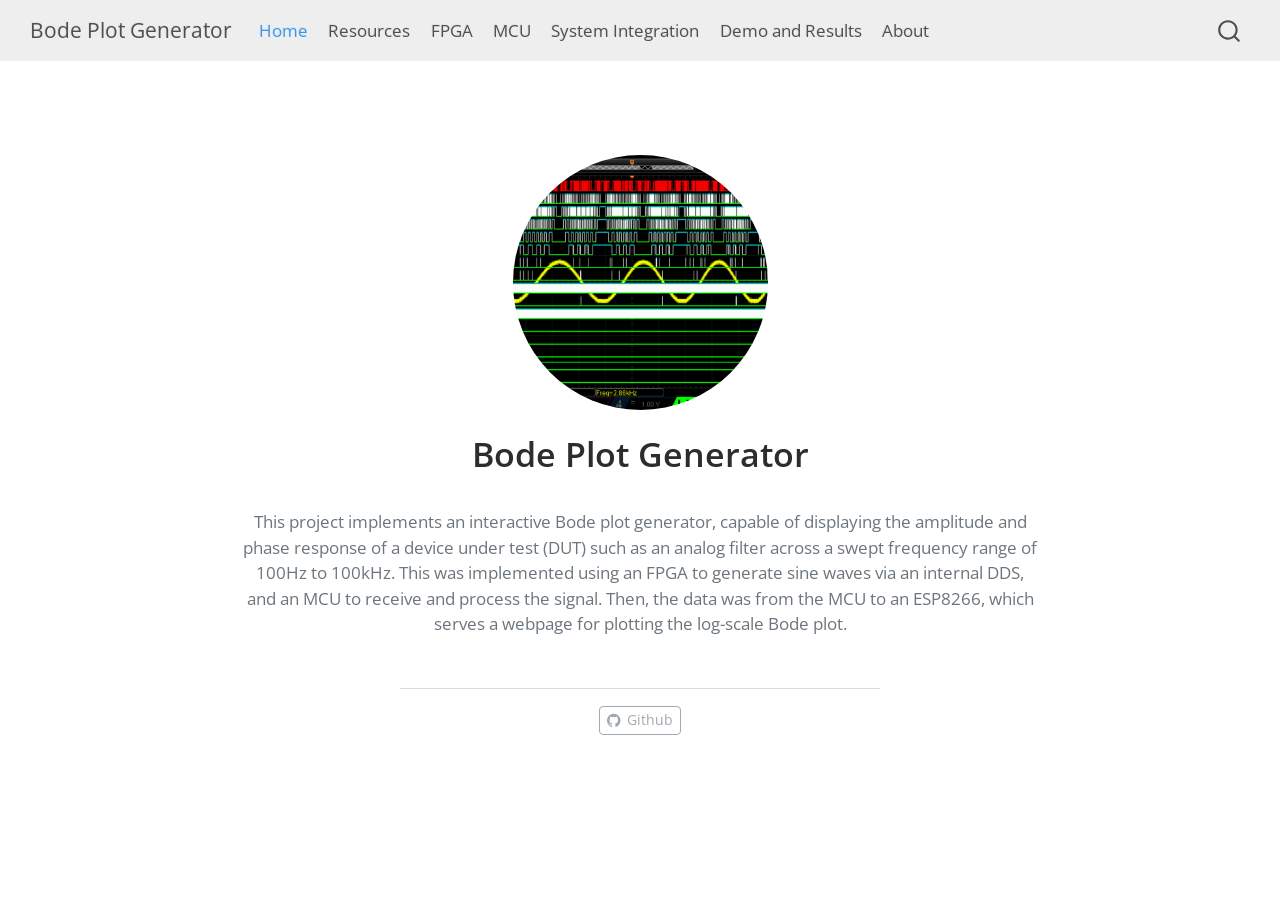
<file: index.html>
<!DOCTYPE html>
<html xmlns="http://www.w3.org/1999/xhtml" lang="en" xml:lang="en"><head>

<meta charset="utf-8">
<meta name="generator" content="quarto-1.7.33">

<meta name="viewport" content="width=device-width, initial-scale=1.0, user-scalable=yes">


<title>Bode Plot Generator</title>
<style>
code{white-space: pre-wrap;}
span.smallcaps{font-variant: small-caps;}
div.columns{display: flex; gap: min(4vw, 1.5em);}
div.column{flex: auto; overflow-x: auto;}
div.hanging-indent{margin-left: 1.5em; text-indent: -1.5em;}
ul.task-list{list-style: none;}
ul.task-list li input[type="checkbox"] {
  width: 0.8em;
  margin: 0 0.8em 0.2em -1em; /* quarto-specific, see https://github.com/quarto-dev/quarto-cli/issues/4556 */ 
  vertical-align: middle;
}
</style>


<script src="site_libs/quarto-nav/quarto-nav.js"></script>
<script src="site_libs/quarto-nav/headroom.min.js"></script>
<script src="site_libs/clipboard/clipboard.min.js"></script>
<script src="site_libs/quarto-search/autocomplete.umd.js"></script>
<script src="site_libs/quarto-search/fuse.min.js"></script>
<script src="site_libs/quarto-search/quarto-search.js"></script>
<meta name="quarto:offset" content="./">
<script src="site_libs/quarto-html/quarto.js" type="module"></script>
<script src="site_libs/quarto-html/tabsets/tabsets.js" type="module"></script>
<script src="site_libs/quarto-html/popper.min.js"></script>
<script src="site_libs/quarto-html/tippy.umd.min.js"></script>
<link href="site_libs/quarto-html/tippy.css" rel="stylesheet">
<link href="site_libs/quarto-html/quarto-syntax-highlighting-ea385d0e468b0dd5ea5bf0780b1290d9.css" rel="stylesheet" id="quarto-text-highlighting-styles">
<script src="site_libs/bootstrap/bootstrap.min.js"></script>
<link href="site_libs/bootstrap/bootstrap-icons.css" rel="stylesheet">
<link href="site_libs/bootstrap/bootstrap-35fd0a5f43bb2600a33a7e8521cd9424.min.css" rel="stylesheet" append-hash="true" id="quarto-bootstrap" data-mode="light">
<script id="quarto-search-options" type="application/json">{
  "location": "navbar",
  "copy-button": false,
  "collapse-after": 3,
  "panel-placement": "end",
  "type": "overlay",
  "limit": 50,
  "keyboard-shortcut": [
    "f",
    "/",
    "s"
  ],
  "show-item-context": false,
  "language": {
    "search-no-results-text": "No results",
    "search-matching-documents-text": "matching documents",
    "search-copy-link-title": "Copy link to search",
    "search-hide-matches-text": "Hide additional matches",
    "search-more-match-text": "more match in this document",
    "search-more-matches-text": "more matches in this document",
    "search-clear-button-title": "Clear",
    "search-text-placeholder": "",
    "search-detached-cancel-button-title": "Cancel",
    "search-submit-button-title": "Submit",
    "search-label": "Search"
  }
}</script>


<link rel="stylesheet" href="styles.css">
</head>

<body class="nav-fixed fullcontent quarto-light">

<div id="quarto-search-results"></div>
  <header id="quarto-header" class="headroom fixed-top">
    <nav class="navbar navbar-expand-lg " data-bs-theme="dark">
      <div class="navbar-container container-fluid">
      <div class="navbar-brand-container mx-auto">
    <a class="navbar-brand" href="./index.html">
    <span class="navbar-title">Bode Plot Generator</span>
    </a>
  </div>
            <div id="quarto-search" class="" title="Search"></div>
          <button class="navbar-toggler" type="button" data-bs-toggle="collapse" data-bs-target="#navbarCollapse" aria-controls="navbarCollapse" role="menu" aria-expanded="false" aria-label="Toggle navigation" onclick="if (window.quartoToggleHeadroom) { window.quartoToggleHeadroom(); }">
  <span class="navbar-toggler-icon"></span>
</button>
          <div class="collapse navbar-collapse" id="navbarCollapse">
            <ul class="navbar-nav navbar-nav-scroll me-auto">
  <li class="nav-item">
    <a class="nav-link active" href="./index.html" aria-current="page"> 
<span class="menu-text">Home</span></a>
  </li>  
  <li class="nav-item">
    <a class="nav-link" href="./resources.html"> 
<span class="menu-text">Resources</span></a>
  </li>  
  <li class="nav-item">
    <a class="nav-link" href="./fpga.html"> 
<span class="menu-text">FPGA</span></a>
  </li>  
  <li class="nav-item">
    <a class="nav-link" href="./mcu.html"> 
<span class="menu-text">MCU</span></a>
  </li>  
  <li class="nav-item">
    <a class="nav-link" href="./system.html"> 
<span class="menu-text">System Integration</span></a>
  </li>  
  <li class="nav-item">
    <a class="nav-link" href="./demo.html"> 
<span class="menu-text">Demo and Results</span></a>
  </li>  
  <li class="nav-item">
    <a class="nav-link" href="./about.html"> 
<span class="menu-text">About</span></a>
  </li>  
</ul>
          </div> <!-- /navcollapse -->
            <div class="quarto-navbar-tools">
</div>
      </div> <!-- /container-fluid -->
    </nav>
</header>
<!-- content -->
<div id="quarto-content" class="quarto-container page-columns page-rows-contents page-layout-article page-navbar">
<!-- sidebar -->
<!-- margin-sidebar -->
    
<!-- main -->
<div class="quarto-about-jolla">
  <img src="images/bpg_LA.png" class="about-image
  round " style="height: 15em; width: 15em;">
 <header id="title-block-header" class="quarto-title-block default">
<div class="quarto-title">
<h1 class="title">Bode Plot Generator</h1>
</div>
<div class="quarto-title-meta">
  </div>
</header><main class="content" id="quarto-document-content">
<p>This project implements an interactive Bode plot generator, capable of displaying the amplitude and phase response of a device under test (DUT) such as an analog filter across a swept frequency range of 100Hz to 100kHz. This was implemented using an FPGA to generate sine waves via an internal DDS, and an MCU to receive and process the signal. Then, the data was from the MCU to an ESP8266, which serves a webpage for plotting the log-scale Bode plot.</p>


</main> 
  <hr class="about-sep">
   <div class="about-links">
  <a href="https://github.com/GeorgeDavis26/bode-plot-generator" class="about-link" rel="" target="">
    <i class="bi bi-github"></i>
     <span class="about-link-text">Github</span>
  </a>
</div>
</div>
 <!-- /main -->
<script id="quarto-html-after-body" type="application/javascript">
  window.document.addEventListener("DOMContentLoaded", function (event) {
    const isCodeAnnotation = (el) => {
      for (const clz of el.classList) {
        if (clz.startsWith('code-annotation-')) {                     
          return true;
        }
      }
      return false;
    }
    const onCopySuccess = function(e) {
      // button target
      const button = e.trigger;
      // don't keep focus
      button.blur();
      // flash "checked"
      button.classList.add('code-copy-button-checked');
      var currentTitle = button.getAttribute("title");
      button.setAttribute("title", "Copied!");
      let tooltip;
      if (window.bootstrap) {
        button.setAttribute("data-bs-toggle", "tooltip");
        button.setAttribute("data-bs-placement", "left");
        button.setAttribute("data-bs-title", "Copied!");
        tooltip = new bootstrap.Tooltip(button, 
          { trigger: "manual", 
            customClass: "code-copy-button-tooltip",
            offset: [0, -8]});
        tooltip.show();    
      }
      setTimeout(function() {
        if (tooltip) {
          tooltip.hide();
          button.removeAttribute("data-bs-title");
          button.removeAttribute("data-bs-toggle");
          button.removeAttribute("data-bs-placement");
        }
        button.setAttribute("title", currentTitle);
        button.classList.remove('code-copy-button-checked');
      }, 1000);
      // clear code selection
      e.clearSelection();
    }
    const getTextToCopy = function(trigger) {
        const codeEl = trigger.previousElementSibling.cloneNode(true);
        for (const childEl of codeEl.children) {
          if (isCodeAnnotation(childEl)) {
            childEl.remove();
          }
        }
        return codeEl.innerText;
    }
    const clipboard = new window.ClipboardJS('.code-copy-button:not([data-in-quarto-modal])', {
      text: getTextToCopy
    });
    clipboard.on('success', onCopySuccess);
    if (window.document.getElementById('quarto-embedded-source-code-modal')) {
      const clipboardModal = new window.ClipboardJS('.code-copy-button[data-in-quarto-modal]', {
        text: getTextToCopy,
        container: window.document.getElementById('quarto-embedded-source-code-modal')
      });
      clipboardModal.on('success', onCopySuccess);
    }
      var localhostRegex = new RegExp(/^(?:http|https):\/\/localhost\:?[0-9]*\//);
      var mailtoRegex = new RegExp(/^mailto:/);
        var filterRegex = new RegExp("https:\/\/matt-molinar\.github\.io\/bode-plot-website\/");
      var isInternal = (href) => {
          return filterRegex.test(href) || localhostRegex.test(href) || mailtoRegex.test(href);
      }
      // Inspect non-navigation links and adorn them if external
     var links = window.document.querySelectorAll('a[href]:not(.nav-link):not(.navbar-brand):not(.toc-action):not(.sidebar-link):not(.sidebar-item-toggle):not(.pagination-link):not(.no-external):not([aria-hidden]):not(.dropdown-item):not(.quarto-navigation-tool):not(.about-link)');
      for (var i=0; i<links.length; i++) {
        const link = links[i];
        if (!isInternal(link.href)) {
          // undo the damage that might have been done by quarto-nav.js in the case of
          // links that we want to consider external
          if (link.dataset.originalHref !== undefined) {
            link.href = link.dataset.originalHref;
          }
        }
      }
    function tippyHover(el, contentFn, onTriggerFn, onUntriggerFn) {
      const config = {
        allowHTML: true,
        maxWidth: 500,
        delay: 100,
        arrow: false,
        appendTo: function(el) {
            return el.parentElement;
        },
        interactive: true,
        interactiveBorder: 10,
        theme: 'quarto',
        placement: 'bottom-start',
      };
      if (contentFn) {
        config.content = contentFn;
      }
      if (onTriggerFn) {
        config.onTrigger = onTriggerFn;
      }
      if (onUntriggerFn) {
        config.onUntrigger = onUntriggerFn;
      }
      window.tippy(el, config); 
    }
    const noterefs = window.document.querySelectorAll('a[role="doc-noteref"]');
    for (var i=0; i<noterefs.length; i++) {
      const ref = noterefs[i];
      tippyHover(ref, function() {
        // use id or data attribute instead here
        let href = ref.getAttribute('data-footnote-href') || ref.getAttribute('href');
        try { href = new URL(href).hash; } catch {}
        const id = href.replace(/^#\/?/, "");
        const note = window.document.getElementById(id);
        if (note) {
          return note.innerHTML;
        } else {
          return "";
        }
      });
    }
    const xrefs = window.document.querySelectorAll('a.quarto-xref');
    const processXRef = (id, note) => {
      // Strip column container classes
      const stripColumnClz = (el) => {
        el.classList.remove("page-full", "page-columns");
        if (el.children) {
          for (const child of el.children) {
            stripColumnClz(child);
          }
        }
      }
      stripColumnClz(note)
      if (id === null || id.startsWith('sec-')) {
        // Special case sections, only their first couple elements
        const container = document.createElement("div");
        if (note.children && note.children.length > 2) {
          container.appendChild(note.children[0].cloneNode(true));
          for (let i = 1; i < note.children.length; i++) {
            const child = note.children[i];
            if (child.tagName === "P" && child.innerText === "") {
              continue;
            } else {
              container.appendChild(child.cloneNode(true));
              break;
            }
          }
          if (window.Quarto?.typesetMath) {
            window.Quarto.typesetMath(container);
          }
          return container.innerHTML
        } else {
          if (window.Quarto?.typesetMath) {
            window.Quarto.typesetMath(note);
          }
          return note.innerHTML;
        }
      } else {
        // Remove any anchor links if they are present
        const anchorLink = note.querySelector('a.anchorjs-link');
        if (anchorLink) {
          anchorLink.remove();
        }
        if (window.Quarto?.typesetMath) {
          window.Quarto.typesetMath(note);
        }
        if (note.classList.contains("callout")) {
          return note.outerHTML;
        } else {
          return note.innerHTML;
        }
      }
    }
    for (var i=0; i<xrefs.length; i++) {
      const xref = xrefs[i];
      tippyHover(xref, undefined, function(instance) {
        instance.disable();
        let url = xref.getAttribute('href');
        let hash = undefined; 
        if (url.startsWith('#')) {
          hash = url;
        } else {
          try { hash = new URL(url).hash; } catch {}
        }
        if (hash) {
          const id = hash.replace(/^#\/?/, "");
          const note = window.document.getElementById(id);
          if (note !== null) {
            try {
              const html = processXRef(id, note.cloneNode(true));
              instance.setContent(html);
            } finally {
              instance.enable();
              instance.show();
            }
          } else {
            // See if we can fetch this
            fetch(url.split('#')[0])
            .then(res => res.text())
            .then(html => {
              const parser = new DOMParser();
              const htmlDoc = parser.parseFromString(html, "text/html");
              const note = htmlDoc.getElementById(id);
              if (note !== null) {
                const html = processXRef(id, note);
                instance.setContent(html);
              } 
            }).finally(() => {
              instance.enable();
              instance.show();
            });
          }
        } else {
          // See if we can fetch a full url (with no hash to target)
          // This is a special case and we should probably do some content thinning / targeting
          fetch(url)
          .then(res => res.text())
          .then(html => {
            const parser = new DOMParser();
            const htmlDoc = parser.parseFromString(html, "text/html");
            const note = htmlDoc.querySelector('main.content');
            if (note !== null) {
              // This should only happen for chapter cross references
              // (since there is no id in the URL)
              // remove the first header
              if (note.children.length > 0 && note.children[0].tagName === "HEADER") {
                note.children[0].remove();
              }
              const html = processXRef(null, note);
              instance.setContent(html);
            } 
          }).finally(() => {
            instance.enable();
            instance.show();
          });
        }
      }, function(instance) {
      });
    }
        let selectedAnnoteEl;
        const selectorForAnnotation = ( cell, annotation) => {
          let cellAttr = 'data-code-cell="' + cell + '"';
          let lineAttr = 'data-code-annotation="' +  annotation + '"';
          const selector = 'span[' + cellAttr + '][' + lineAttr + ']';
          return selector;
        }
        const selectCodeLines = (annoteEl) => {
          const doc = window.document;
          const targetCell = annoteEl.getAttribute("data-target-cell");
          const targetAnnotation = annoteEl.getAttribute("data-target-annotation");
          const annoteSpan = window.document.querySelector(selectorForAnnotation(targetCell, targetAnnotation));
          const lines = annoteSpan.getAttribute("data-code-lines").split(",");
          const lineIds = lines.map((line) => {
            return targetCell + "-" + line;
          })
          let top = null;
          let height = null;
          let parent = null;
          if (lineIds.length > 0) {
              //compute the position of the single el (top and bottom and make a div)
              const el = window.document.getElementById(lineIds[0]);
              top = el.offsetTop;
              height = el.offsetHeight;
              parent = el.parentElement.parentElement;
            if (lineIds.length > 1) {
              const lastEl = window.document.getElementById(lineIds[lineIds.length - 1]);
              const bottom = lastEl.offsetTop + lastEl.offsetHeight;
              height = bottom - top;
            }
            if (top !== null && height !== null && parent !== null) {
              // cook up a div (if necessary) and position it 
              let div = window.document.getElementById("code-annotation-line-highlight");
              if (div === null) {
                div = window.document.createElement("div");
                div.setAttribute("id", "code-annotation-line-highlight");
                div.style.position = 'absolute';
                parent.appendChild(div);
              }
              div.style.top = top - 2 + "px";
              div.style.height = height + 4 + "px";
              div.style.left = 0;
              let gutterDiv = window.document.getElementById("code-annotation-line-highlight-gutter");
              if (gutterDiv === null) {
                gutterDiv = window.document.createElement("div");
                gutterDiv.setAttribute("id", "code-annotation-line-highlight-gutter");
                gutterDiv.style.position = 'absolute';
                const codeCell = window.document.getElementById(targetCell);
                const gutter = codeCell.querySelector('.code-annotation-gutter');
                gutter.appendChild(gutterDiv);
              }
              gutterDiv.style.top = top - 2 + "px";
              gutterDiv.style.height = height + 4 + "px";
            }
            selectedAnnoteEl = annoteEl;
          }
        };
        const unselectCodeLines = () => {
          const elementsIds = ["code-annotation-line-highlight", "code-annotation-line-highlight-gutter"];
          elementsIds.forEach((elId) => {
            const div = window.document.getElementById(elId);
            if (div) {
              div.remove();
            }
          });
          selectedAnnoteEl = undefined;
        };
          // Handle positioning of the toggle
      window.addEventListener(
        "resize",
        throttle(() => {
          elRect = undefined;
          if (selectedAnnoteEl) {
            selectCodeLines(selectedAnnoteEl);
          }
        }, 10)
      );
      function throttle(fn, ms) {
      let throttle = false;
      let timer;
        return (...args) => {
          if(!throttle) { // first call gets through
              fn.apply(this, args);
              throttle = true;
          } else { // all the others get throttled
              if(timer) clearTimeout(timer); // cancel #2
              timer = setTimeout(() => {
                fn.apply(this, args);
                timer = throttle = false;
              }, ms);
          }
        };
      }
        // Attach click handler to the DT
        const annoteDls = window.document.querySelectorAll('dt[data-target-cell]');
        for (const annoteDlNode of annoteDls) {
          annoteDlNode.addEventListener('click', (event) => {
            const clickedEl = event.target;
            if (clickedEl !== selectedAnnoteEl) {
              unselectCodeLines();
              const activeEl = window.document.querySelector('dt[data-target-cell].code-annotation-active');
              if (activeEl) {
                activeEl.classList.remove('code-annotation-active');
              }
              selectCodeLines(clickedEl);
              clickedEl.classList.add('code-annotation-active');
            } else {
              // Unselect the line
              unselectCodeLines();
              clickedEl.classList.remove('code-annotation-active');
            }
          });
        }
    const findCites = (el) => {
      const parentEl = el.parentElement;
      if (parentEl) {
        const cites = parentEl.dataset.cites;
        if (cites) {
          return {
            el,
            cites: cites.split(' ')
          };
        } else {
          return findCites(el.parentElement)
        }
      } else {
        return undefined;
      }
    };
    var bibliorefs = window.document.querySelectorAll('a[role="doc-biblioref"]');
    for (var i=0; i<bibliorefs.length; i++) {
      const ref = bibliorefs[i];
      const citeInfo = findCites(ref);
      if (citeInfo) {
        tippyHover(citeInfo.el, function() {
          var popup = window.document.createElement('div');
          citeInfo.cites.forEach(function(cite) {
            var citeDiv = window.document.createElement('div');
            citeDiv.classList.add('hanging-indent');
            citeDiv.classList.add('csl-entry');
            var biblioDiv = window.document.getElementById('ref-' + cite);
            if (biblioDiv) {
              citeDiv.innerHTML = biblioDiv.innerHTML;
            }
            popup.appendChild(citeDiv);
          });
          return popup.innerHTML;
        });
      }
    }
  });
  </script>
</div> <!-- /content -->




</body></html>
</file>
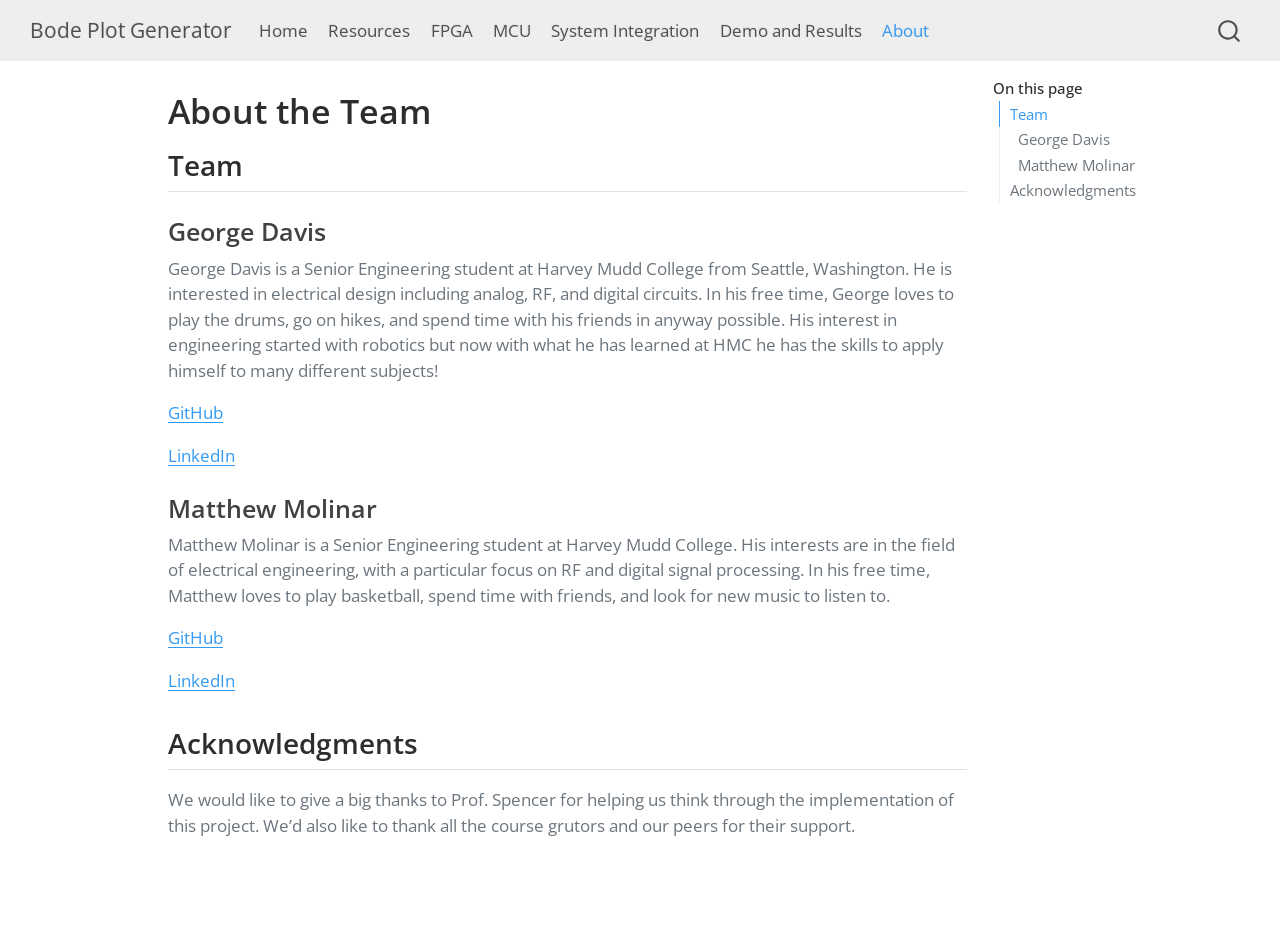
<file: about.html>
<!DOCTYPE html>
<html xmlns="http://www.w3.org/1999/xhtml" lang="en" xml:lang="en"><head>

<meta charset="utf-8">
<meta name="generator" content="quarto-1.7.33">

<meta name="viewport" content="width=device-width, initial-scale=1.0, user-scalable=yes">


<title>About the Team – Bode Plot Generator</title>
<style>
code{white-space: pre-wrap;}
span.smallcaps{font-variant: small-caps;}
div.columns{display: flex; gap: min(4vw, 1.5em);}
div.column{flex: auto; overflow-x: auto;}
div.hanging-indent{margin-left: 1.5em; text-indent: -1.5em;}
ul.task-list{list-style: none;}
ul.task-list li input[type="checkbox"] {
  width: 0.8em;
  margin: 0 0.8em 0.2em -1em; /* quarto-specific, see https://github.com/quarto-dev/quarto-cli/issues/4556 */ 
  vertical-align: middle;
}
</style>


<script src="site_libs/quarto-nav/quarto-nav.js"></script>
<script src="site_libs/quarto-nav/headroom.min.js"></script>
<script src="site_libs/clipboard/clipboard.min.js"></script>
<script src="site_libs/quarto-search/autocomplete.umd.js"></script>
<script src="site_libs/quarto-search/fuse.min.js"></script>
<script src="site_libs/quarto-search/quarto-search.js"></script>
<meta name="quarto:offset" content="./">
<script src="site_libs/quarto-html/quarto.js" type="module"></script>
<script src="site_libs/quarto-html/tabsets/tabsets.js" type="module"></script>
<script src="site_libs/quarto-html/popper.min.js"></script>
<script src="site_libs/quarto-html/tippy.umd.min.js"></script>
<script src="site_libs/quarto-html/anchor.min.js"></script>
<link href="site_libs/quarto-html/tippy.css" rel="stylesheet">
<link href="site_libs/quarto-html/quarto-syntax-highlighting-ea385d0e468b0dd5ea5bf0780b1290d9.css" rel="stylesheet" id="quarto-text-highlighting-styles">
<script src="site_libs/bootstrap/bootstrap.min.js"></script>
<link href="site_libs/bootstrap/bootstrap-icons.css" rel="stylesheet">
<link href="site_libs/bootstrap/bootstrap-35fd0a5f43bb2600a33a7e8521cd9424.min.css" rel="stylesheet" append-hash="true" id="quarto-bootstrap" data-mode="light">
<script id="quarto-search-options" type="application/json">{
  "location": "navbar",
  "copy-button": false,
  "collapse-after": 3,
  "panel-placement": "end",
  "type": "overlay",
  "limit": 50,
  "keyboard-shortcut": [
    "f",
    "/",
    "s"
  ],
  "show-item-context": false,
  "language": {
    "search-no-results-text": "No results",
    "search-matching-documents-text": "matching documents",
    "search-copy-link-title": "Copy link to search",
    "search-hide-matches-text": "Hide additional matches",
    "search-more-match-text": "more match in this document",
    "search-more-matches-text": "more matches in this document",
    "search-clear-button-title": "Clear",
    "search-text-placeholder": "",
    "search-detached-cancel-button-title": "Cancel",
    "search-submit-button-title": "Submit",
    "search-label": "Search"
  }
}</script>


<link rel="stylesheet" href="styles.css">
</head>

<body class="nav-fixed quarto-light">

<div id="quarto-search-results"></div>
  <header id="quarto-header" class="headroom fixed-top">
    <nav class="navbar navbar-expand-lg " data-bs-theme="dark">
      <div class="navbar-container container-fluid">
      <div class="navbar-brand-container mx-auto">
    <a class="navbar-brand" href="./index.html">
    <span class="navbar-title">Bode Plot Generator</span>
    </a>
  </div>
            <div id="quarto-search" class="" title="Search"></div>
          <button class="navbar-toggler" type="button" data-bs-toggle="collapse" data-bs-target="#navbarCollapse" aria-controls="navbarCollapse" role="menu" aria-expanded="false" aria-label="Toggle navigation" onclick="if (window.quartoToggleHeadroom) { window.quartoToggleHeadroom(); }">
  <span class="navbar-toggler-icon"></span>
</button>
          <div class="collapse navbar-collapse" id="navbarCollapse">
            <ul class="navbar-nav navbar-nav-scroll me-auto">
  <li class="nav-item">
    <a class="nav-link" href="./index.html"> 
<span class="menu-text">Home</span></a>
  </li>  
  <li class="nav-item">
    <a class="nav-link" href="./resources.html"> 
<span class="menu-text">Resources</span></a>
  </li>  
  <li class="nav-item">
    <a class="nav-link" href="./fpga.html"> 
<span class="menu-text">FPGA</span></a>
  </li>  
  <li class="nav-item">
    <a class="nav-link" href="./mcu.html"> 
<span class="menu-text">MCU</span></a>
  </li>  
  <li class="nav-item">
    <a class="nav-link" href="./system.html"> 
<span class="menu-text">System Integration</span></a>
  </li>  
  <li class="nav-item">
    <a class="nav-link" href="./demo.html"> 
<span class="menu-text">Demo and Results</span></a>
  </li>  
  <li class="nav-item">
    <a class="nav-link active" href="./about.html" aria-current="page"> 
<span class="menu-text">About</span></a>
  </li>  
</ul>
          </div> <!-- /navcollapse -->
            <div class="quarto-navbar-tools">
</div>
      </div> <!-- /container-fluid -->
    </nav>
</header>
<!-- content -->
<div id="quarto-content" class="quarto-container page-columns page-rows-contents page-layout-article page-navbar">
<!-- sidebar -->
<!-- margin-sidebar -->
    <div id="quarto-margin-sidebar" class="sidebar margin-sidebar">
        <nav id="TOC" role="doc-toc" class="toc-active">
    <h2 id="toc-title">On this page</h2>
   
  <ul>
  <li><a href="#team" id="toc-team" class="nav-link active" data-scroll-target="#team">Team</a>
  <ul class="collapse">
  <li><a href="#george-davis" id="toc-george-davis" class="nav-link" data-scroll-target="#george-davis">George Davis</a></li>
  <li><a href="#matthew-molinar" id="toc-matthew-molinar" class="nav-link" data-scroll-target="#matthew-molinar">Matthew Molinar</a></li>
  </ul></li>
  <li><a href="#acknowledgments" id="toc-acknowledgments" class="nav-link" data-scroll-target="#acknowledgments">Acknowledgments</a></li>
  </ul>
</nav>
    </div>
<!-- main -->
<main class="content" id="quarto-document-content">

<header id="title-block-header" class="quarto-title-block default">
<div class="quarto-title">
<h1 class="title">About the Team</h1>
</div>



<div class="quarto-title-meta">

    
  
    
  </div>
  


</header>


<section id="team" class="level2">
<h2 class="anchored" data-anchor-id="team">Team</h2>
<section id="george-davis" class="level3">
<h3 class="anchored" data-anchor-id="george-davis">George Davis</h3>
<p>George Davis is a Senior Engineering student at Harvey Mudd College from Seattle, Washington. He is interested in electrical design including analog, RF, and digital circuits. In his free time, George loves to play the drums, go on hikes, and spend time with his friends in anyway possible. His interest in engineering started with robotics but now with what he has learned at HMC he has the skills to apply himself to many different subjects!</p>
<p><a href="https://github.com/GeorgeDavis26">GitHub</a></p>
<p><a href="https://www.linkedin.com/in/gswdavis/">LinkedIn</a></p>
</section>
<section id="matthew-molinar" class="level3">
<h3 class="anchored" data-anchor-id="matthew-molinar">Matthew Molinar</h3>
<p>Matthew Molinar is a Senior Engineering student at Harvey Mudd College. His interests are in the field of electrical engineering, with a particular focus on RF and digital signal processing. In his free time, Matthew loves to play basketball, spend time with friends, and look for new music to listen to.</p>
<p><a href="https://github.com/mmolinar1">GitHub</a></p>
<p><a href="https://www.linkedin.com/in/matthew-molinar/">LinkedIn</a></p>
</section>
</section>
<section id="acknowledgments" class="level2">
<h2 class="anchored" data-anchor-id="acknowledgments">Acknowledgments</h2>
<p>We would like to give a big thanks to Prof.&nbsp;Spencer for helping us think through the implementation of this project. We’d also like to thank all the course grutors and our peers for their support.</p>


</section>

</main> <!-- /main -->
<script id="quarto-html-after-body" type="application/javascript">
  window.document.addEventListener("DOMContentLoaded", function (event) {
    const icon = "";
    const anchorJS = new window.AnchorJS();
    anchorJS.options = {
      placement: 'right',
      icon: icon
    };
    anchorJS.add('.anchored');
    const isCodeAnnotation = (el) => {
      for (const clz of el.classList) {
        if (clz.startsWith('code-annotation-')) {                     
          return true;
        }
      }
      return false;
    }
    const onCopySuccess = function(e) {
      // button target
      const button = e.trigger;
      // don't keep focus
      button.blur();
      // flash "checked"
      button.classList.add('code-copy-button-checked');
      var currentTitle = button.getAttribute("title");
      button.setAttribute("title", "Copied!");
      let tooltip;
      if (window.bootstrap) {
        button.setAttribute("data-bs-toggle", "tooltip");
        button.setAttribute("data-bs-placement", "left");
        button.setAttribute("data-bs-title", "Copied!");
        tooltip = new bootstrap.Tooltip(button, 
          { trigger: "manual", 
            customClass: "code-copy-button-tooltip",
            offset: [0, -8]});
        tooltip.show();    
      }
      setTimeout(function() {
        if (tooltip) {
          tooltip.hide();
          button.removeAttribute("data-bs-title");
          button.removeAttribute("data-bs-toggle");
          button.removeAttribute("data-bs-placement");
        }
        button.setAttribute("title", currentTitle);
        button.classList.remove('code-copy-button-checked');
      }, 1000);
      // clear code selection
      e.clearSelection();
    }
    const getTextToCopy = function(trigger) {
        const codeEl = trigger.previousElementSibling.cloneNode(true);
        for (const childEl of codeEl.children) {
          if (isCodeAnnotation(childEl)) {
            childEl.remove();
          }
        }
        return codeEl.innerText;
    }
    const clipboard = new window.ClipboardJS('.code-copy-button:not([data-in-quarto-modal])', {
      text: getTextToCopy
    });
    clipboard.on('success', onCopySuccess);
    if (window.document.getElementById('quarto-embedded-source-code-modal')) {
      const clipboardModal = new window.ClipboardJS('.code-copy-button[data-in-quarto-modal]', {
        text: getTextToCopy,
        container: window.document.getElementById('quarto-embedded-source-code-modal')
      });
      clipboardModal.on('success', onCopySuccess);
    }
      var localhostRegex = new RegExp(/^(?:http|https):\/\/localhost\:?[0-9]*\//);
      var mailtoRegex = new RegExp(/^mailto:/);
        var filterRegex = new RegExp("https:\/\/matt-molinar\.github\.io\/bode-plot-website\/");
      var isInternal = (href) => {
          return filterRegex.test(href) || localhostRegex.test(href) || mailtoRegex.test(href);
      }
      // Inspect non-navigation links and adorn them if external
     var links = window.document.querySelectorAll('a[href]:not(.nav-link):not(.navbar-brand):not(.toc-action):not(.sidebar-link):not(.sidebar-item-toggle):not(.pagination-link):not(.no-external):not([aria-hidden]):not(.dropdown-item):not(.quarto-navigation-tool):not(.about-link)');
      for (var i=0; i<links.length; i++) {
        const link = links[i];
        if (!isInternal(link.href)) {
          // undo the damage that might have been done by quarto-nav.js in the case of
          // links that we want to consider external
          if (link.dataset.originalHref !== undefined) {
            link.href = link.dataset.originalHref;
          }
        }
      }
    function tippyHover(el, contentFn, onTriggerFn, onUntriggerFn) {
      const config = {
        allowHTML: true,
        maxWidth: 500,
        delay: 100,
        arrow: false,
        appendTo: function(el) {
            return el.parentElement;
        },
        interactive: true,
        interactiveBorder: 10,
        theme: 'quarto',
        placement: 'bottom-start',
      };
      if (contentFn) {
        config.content = contentFn;
      }
      if (onTriggerFn) {
        config.onTrigger = onTriggerFn;
      }
      if (onUntriggerFn) {
        config.onUntrigger = onUntriggerFn;
      }
      window.tippy(el, config); 
    }
    const noterefs = window.document.querySelectorAll('a[role="doc-noteref"]');
    for (var i=0; i<noterefs.length; i++) {
      const ref = noterefs[i];
      tippyHover(ref, function() {
        // use id or data attribute instead here
        let href = ref.getAttribute('data-footnote-href') || ref.getAttribute('href');
        try { href = new URL(href).hash; } catch {}
        const id = href.replace(/^#\/?/, "");
        const note = window.document.getElementById(id);
        if (note) {
          return note.innerHTML;
        } else {
          return "";
        }
      });
    }
    const xrefs = window.document.querySelectorAll('a.quarto-xref');
    const processXRef = (id, note) => {
      // Strip column container classes
      const stripColumnClz = (el) => {
        el.classList.remove("page-full", "page-columns");
        if (el.children) {
          for (const child of el.children) {
            stripColumnClz(child);
          }
        }
      }
      stripColumnClz(note)
      if (id === null || id.startsWith('sec-')) {
        // Special case sections, only their first couple elements
        const container = document.createElement("div");
        if (note.children && note.children.length > 2) {
          container.appendChild(note.children[0].cloneNode(true));
          for (let i = 1; i < note.children.length; i++) {
            const child = note.children[i];
            if (child.tagName === "P" && child.innerText === "") {
              continue;
            } else {
              container.appendChild(child.cloneNode(true));
              break;
            }
          }
          if (window.Quarto?.typesetMath) {
            window.Quarto.typesetMath(container);
          }
          return container.innerHTML
        } else {
          if (window.Quarto?.typesetMath) {
            window.Quarto.typesetMath(note);
          }
          return note.innerHTML;
        }
      } else {
        // Remove any anchor links if they are present
        const anchorLink = note.querySelector('a.anchorjs-link');
        if (anchorLink) {
          anchorLink.remove();
        }
        if (window.Quarto?.typesetMath) {
          window.Quarto.typesetMath(note);
        }
        if (note.classList.contains("callout")) {
          return note.outerHTML;
        } else {
          return note.innerHTML;
        }
      }
    }
    for (var i=0; i<xrefs.length; i++) {
      const xref = xrefs[i];
      tippyHover(xref, undefined, function(instance) {
        instance.disable();
        let url = xref.getAttribute('href');
        let hash = undefined; 
        if (url.startsWith('#')) {
          hash = url;
        } else {
          try { hash = new URL(url).hash; } catch {}
        }
        if (hash) {
          const id = hash.replace(/^#\/?/, "");
          const note = window.document.getElementById(id);
          if (note !== null) {
            try {
              const html = processXRef(id, note.cloneNode(true));
              instance.setContent(html);
            } finally {
              instance.enable();
              instance.show();
            }
          } else {
            // See if we can fetch this
            fetch(url.split('#')[0])
            .then(res => res.text())
            .then(html => {
              const parser = new DOMParser();
              const htmlDoc = parser.parseFromString(html, "text/html");
              const note = htmlDoc.getElementById(id);
              if (note !== null) {
                const html = processXRef(id, note);
                instance.setContent(html);
              } 
            }).finally(() => {
              instance.enable();
              instance.show();
            });
          }
        } else {
          // See if we can fetch a full url (with no hash to target)
          // This is a special case and we should probably do some content thinning / targeting
          fetch(url)
          .then(res => res.text())
          .then(html => {
            const parser = new DOMParser();
            const htmlDoc = parser.parseFromString(html, "text/html");
            const note = htmlDoc.querySelector('main.content');
            if (note !== null) {
              // This should only happen for chapter cross references
              // (since there is no id in the URL)
              // remove the first header
              if (note.children.length > 0 && note.children[0].tagName === "HEADER") {
                note.children[0].remove();
              }
              const html = processXRef(null, note);
              instance.setContent(html);
            } 
          }).finally(() => {
            instance.enable();
            instance.show();
          });
        }
      }, function(instance) {
      });
    }
        let selectedAnnoteEl;
        const selectorForAnnotation = ( cell, annotation) => {
          let cellAttr = 'data-code-cell="' + cell + '"';
          let lineAttr = 'data-code-annotation="' +  annotation + '"';
          const selector = 'span[' + cellAttr + '][' + lineAttr + ']';
          return selector;
        }
        const selectCodeLines = (annoteEl) => {
          const doc = window.document;
          const targetCell = annoteEl.getAttribute("data-target-cell");
          const targetAnnotation = annoteEl.getAttribute("data-target-annotation");
          const annoteSpan = window.document.querySelector(selectorForAnnotation(targetCell, targetAnnotation));
          const lines = annoteSpan.getAttribute("data-code-lines").split(",");
          const lineIds = lines.map((line) => {
            return targetCell + "-" + line;
          })
          let top = null;
          let height = null;
          let parent = null;
          if (lineIds.length > 0) {
              //compute the position of the single el (top and bottom and make a div)
              const el = window.document.getElementById(lineIds[0]);
              top = el.offsetTop;
              height = el.offsetHeight;
              parent = el.parentElement.parentElement;
            if (lineIds.length > 1) {
              const lastEl = window.document.getElementById(lineIds[lineIds.length - 1]);
              const bottom = lastEl.offsetTop + lastEl.offsetHeight;
              height = bottom - top;
            }
            if (top !== null && height !== null && parent !== null) {
              // cook up a div (if necessary) and position it 
              let div = window.document.getElementById("code-annotation-line-highlight");
              if (div === null) {
                div = window.document.createElement("div");
                div.setAttribute("id", "code-annotation-line-highlight");
                div.style.position = 'absolute';
                parent.appendChild(div);
              }
              div.style.top = top - 2 + "px";
              div.style.height = height + 4 + "px";
              div.style.left = 0;
              let gutterDiv = window.document.getElementById("code-annotation-line-highlight-gutter");
              if (gutterDiv === null) {
                gutterDiv = window.document.createElement("div");
                gutterDiv.setAttribute("id", "code-annotation-line-highlight-gutter");
                gutterDiv.style.position = 'absolute';
                const codeCell = window.document.getElementById(targetCell);
                const gutter = codeCell.querySelector('.code-annotation-gutter');
                gutter.appendChild(gutterDiv);
              }
              gutterDiv.style.top = top - 2 + "px";
              gutterDiv.style.height = height + 4 + "px";
            }
            selectedAnnoteEl = annoteEl;
          }
        };
        const unselectCodeLines = () => {
          const elementsIds = ["code-annotation-line-highlight", "code-annotation-line-highlight-gutter"];
          elementsIds.forEach((elId) => {
            const div = window.document.getElementById(elId);
            if (div) {
              div.remove();
            }
          });
          selectedAnnoteEl = undefined;
        };
          // Handle positioning of the toggle
      window.addEventListener(
        "resize",
        throttle(() => {
          elRect = undefined;
          if (selectedAnnoteEl) {
            selectCodeLines(selectedAnnoteEl);
          }
        }, 10)
      );
      function throttle(fn, ms) {
      let throttle = false;
      let timer;
        return (...args) => {
          if(!throttle) { // first call gets through
              fn.apply(this, args);
              throttle = true;
          } else { // all the others get throttled
              if(timer) clearTimeout(timer); // cancel #2
              timer = setTimeout(() => {
                fn.apply(this, args);
                timer = throttle = false;
              }, ms);
          }
        };
      }
        // Attach click handler to the DT
        const annoteDls = window.document.querySelectorAll('dt[data-target-cell]');
        for (const annoteDlNode of annoteDls) {
          annoteDlNode.addEventListener('click', (event) => {
            const clickedEl = event.target;
            if (clickedEl !== selectedAnnoteEl) {
              unselectCodeLines();
              const activeEl = window.document.querySelector('dt[data-target-cell].code-annotation-active');
              if (activeEl) {
                activeEl.classList.remove('code-annotation-active');
              }
              selectCodeLines(clickedEl);
              clickedEl.classList.add('code-annotation-active');
            } else {
              // Unselect the line
              unselectCodeLines();
              clickedEl.classList.remove('code-annotation-active');
            }
          });
        }
    const findCites = (el) => {
      const parentEl = el.parentElement;
      if (parentEl) {
        const cites = parentEl.dataset.cites;
        if (cites) {
          return {
            el,
            cites: cites.split(' ')
          };
        } else {
          return findCites(el.parentElement)
        }
      } else {
        return undefined;
      }
    };
    var bibliorefs = window.document.querySelectorAll('a[role="doc-biblioref"]');
    for (var i=0; i<bibliorefs.length; i++) {
      const ref = bibliorefs[i];
      const citeInfo = findCites(ref);
      if (citeInfo) {
        tippyHover(citeInfo.el, function() {
          var popup = window.document.createElement('div');
          citeInfo.cites.forEach(function(cite) {
            var citeDiv = window.document.createElement('div');
            citeDiv.classList.add('hanging-indent');
            citeDiv.classList.add('csl-entry');
            var biblioDiv = window.document.getElementById('ref-' + cite);
            if (biblioDiv) {
              citeDiv.innerHTML = biblioDiv.innerHTML;
            }
            popup.appendChild(citeDiv);
          });
          return popup.innerHTML;
        });
      }
    }
  });
  </script>
</div> <!-- /content -->




</body></html>
</file>
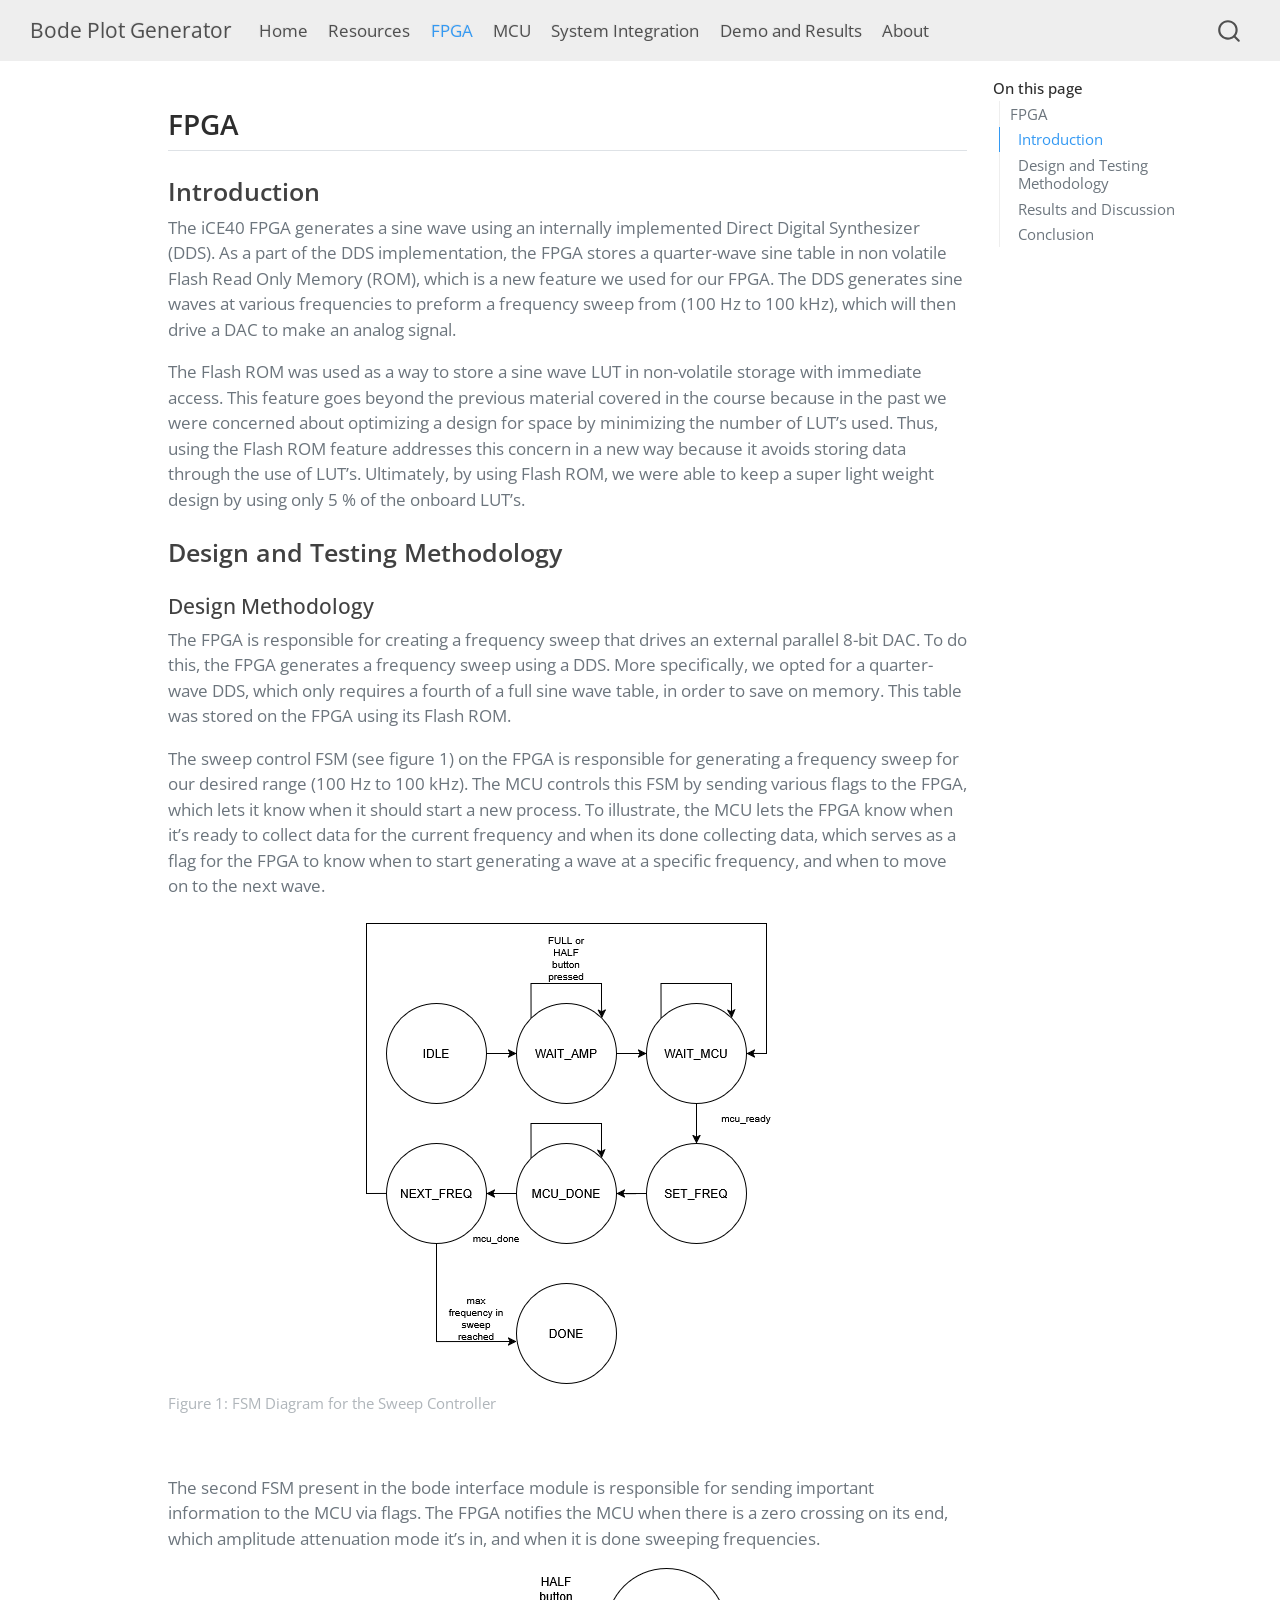
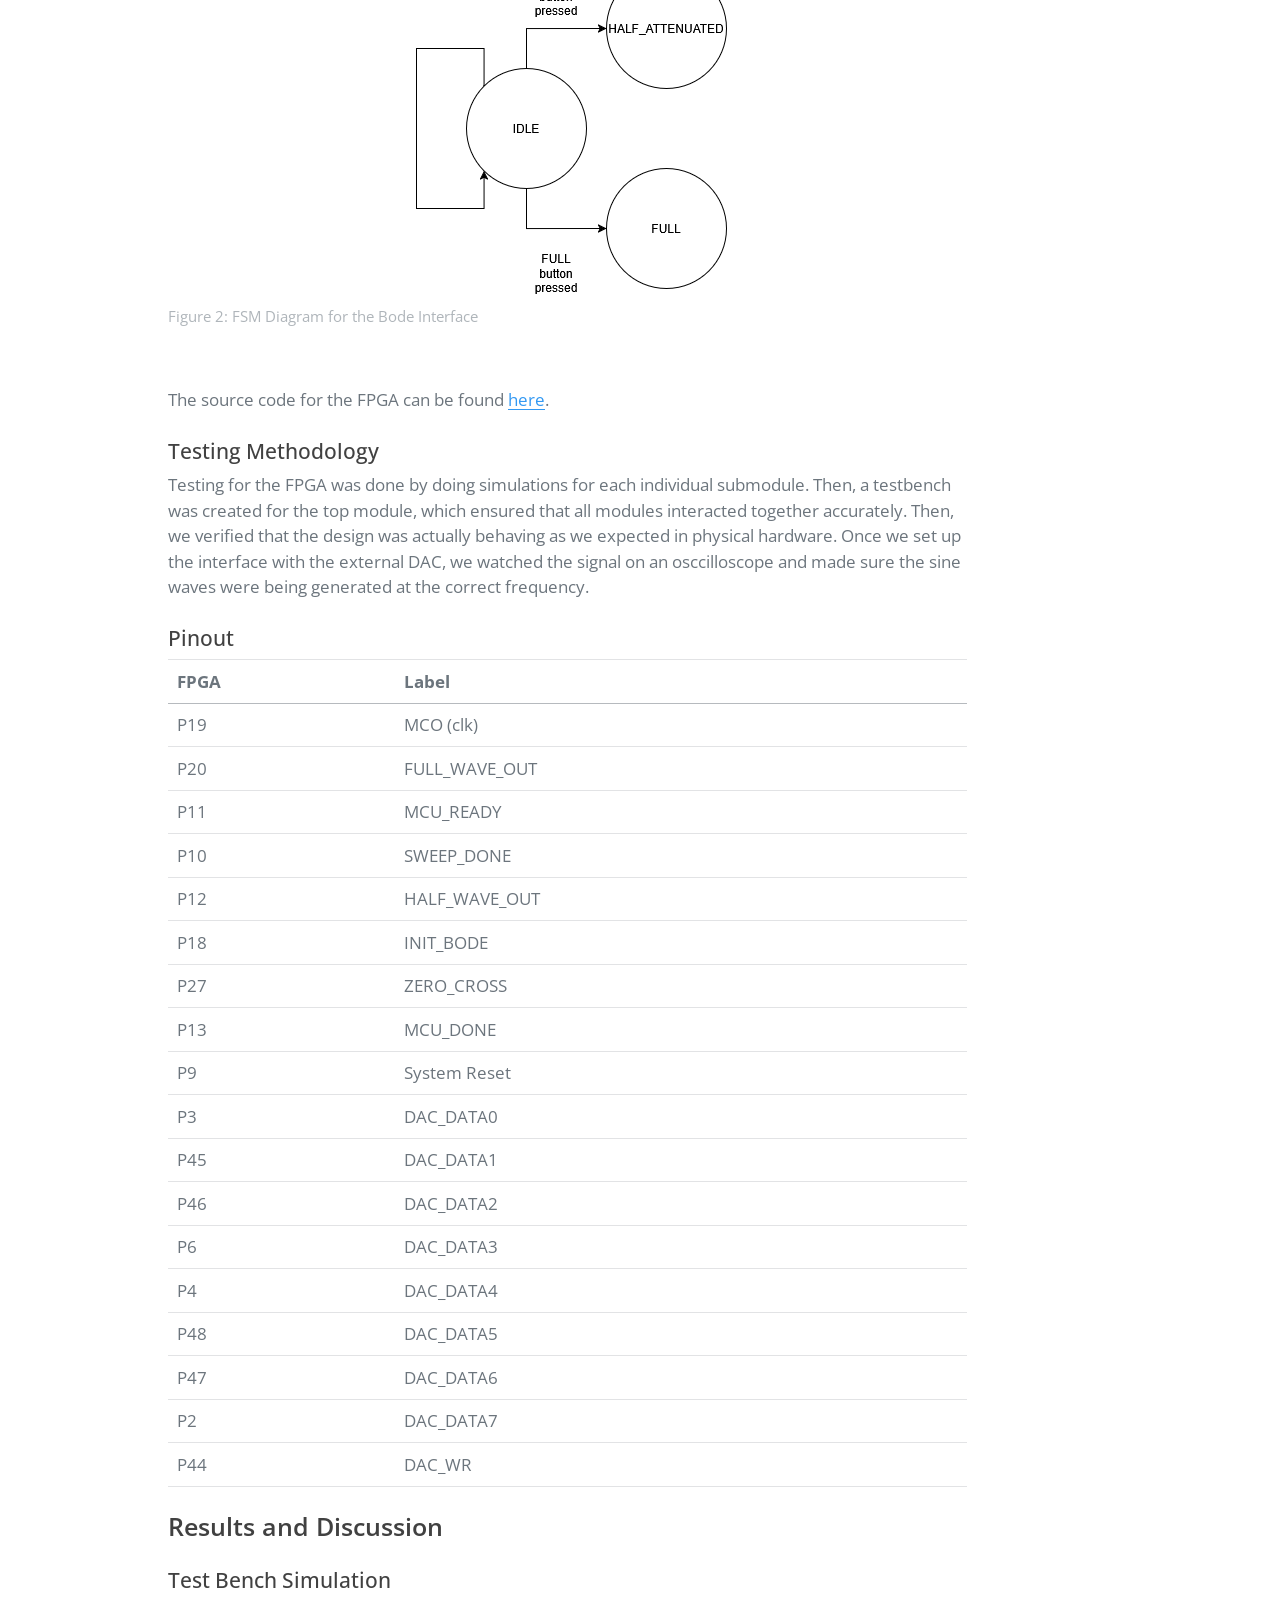
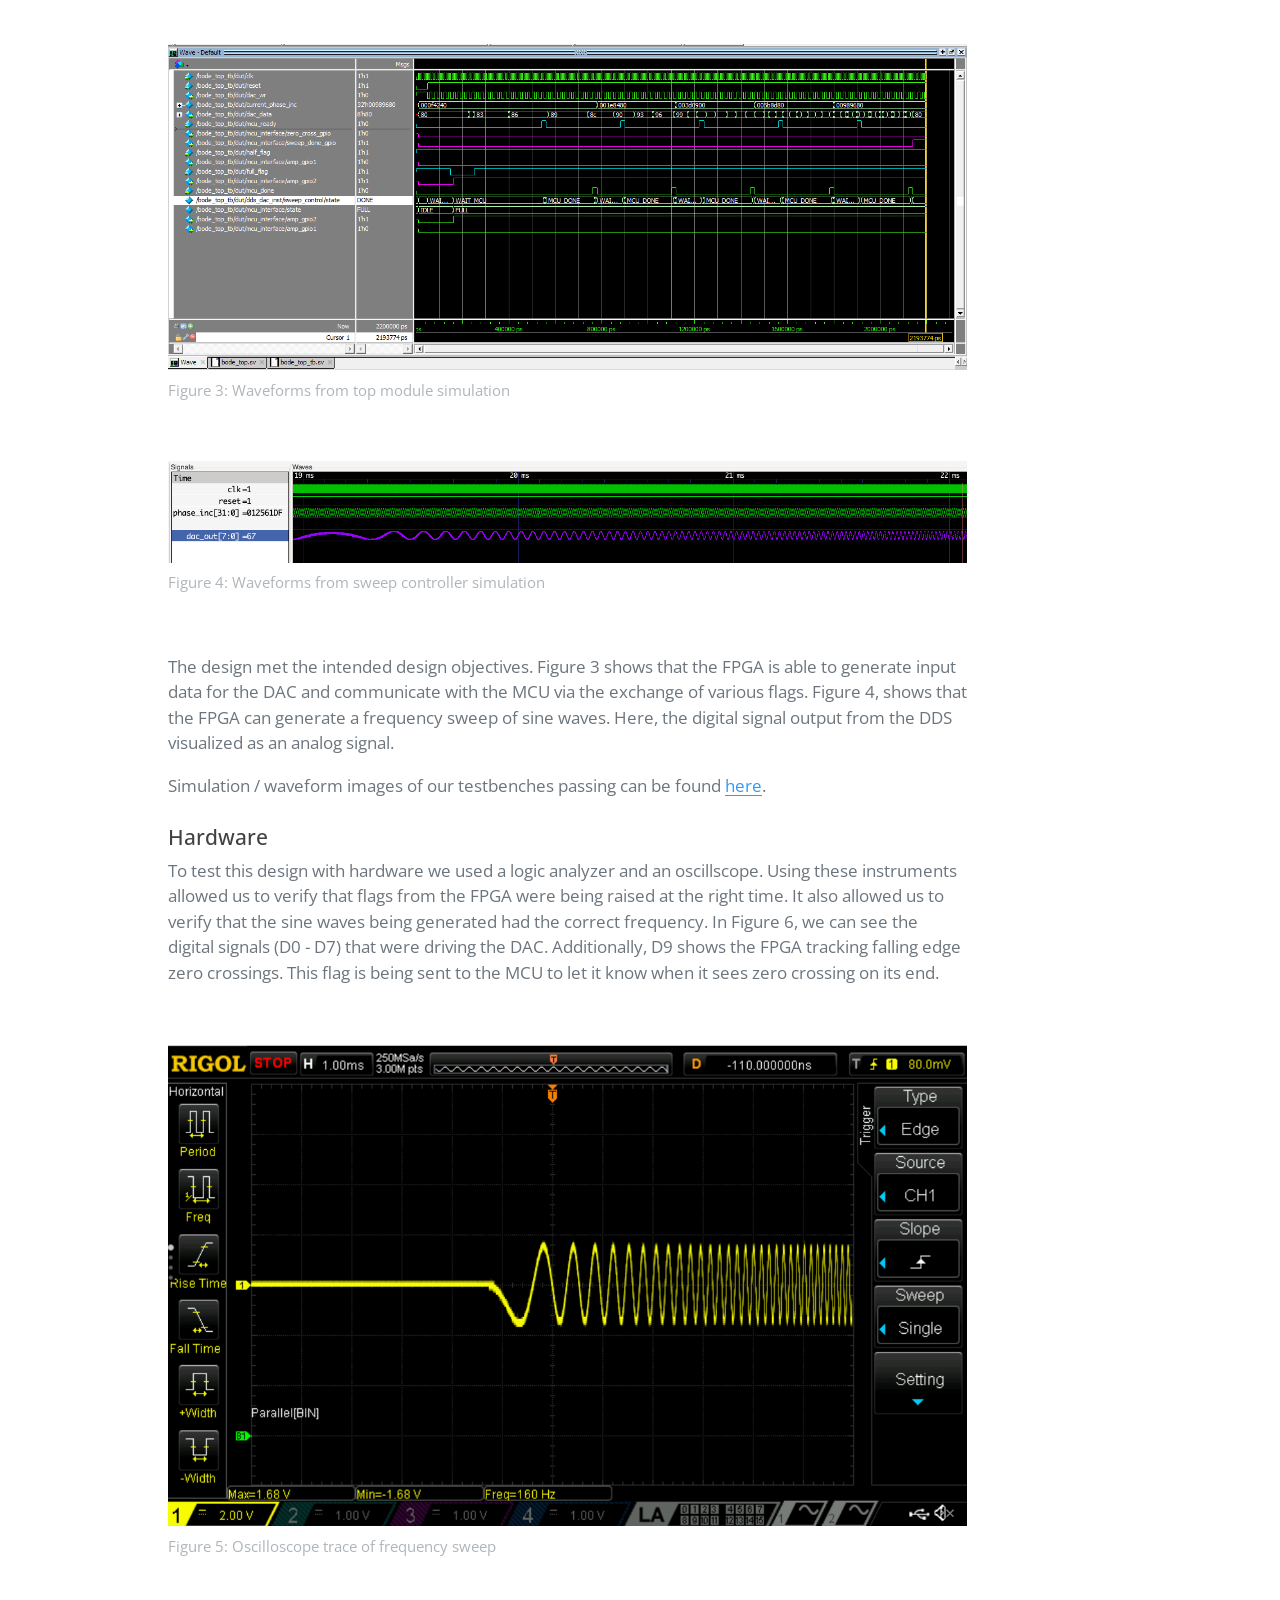
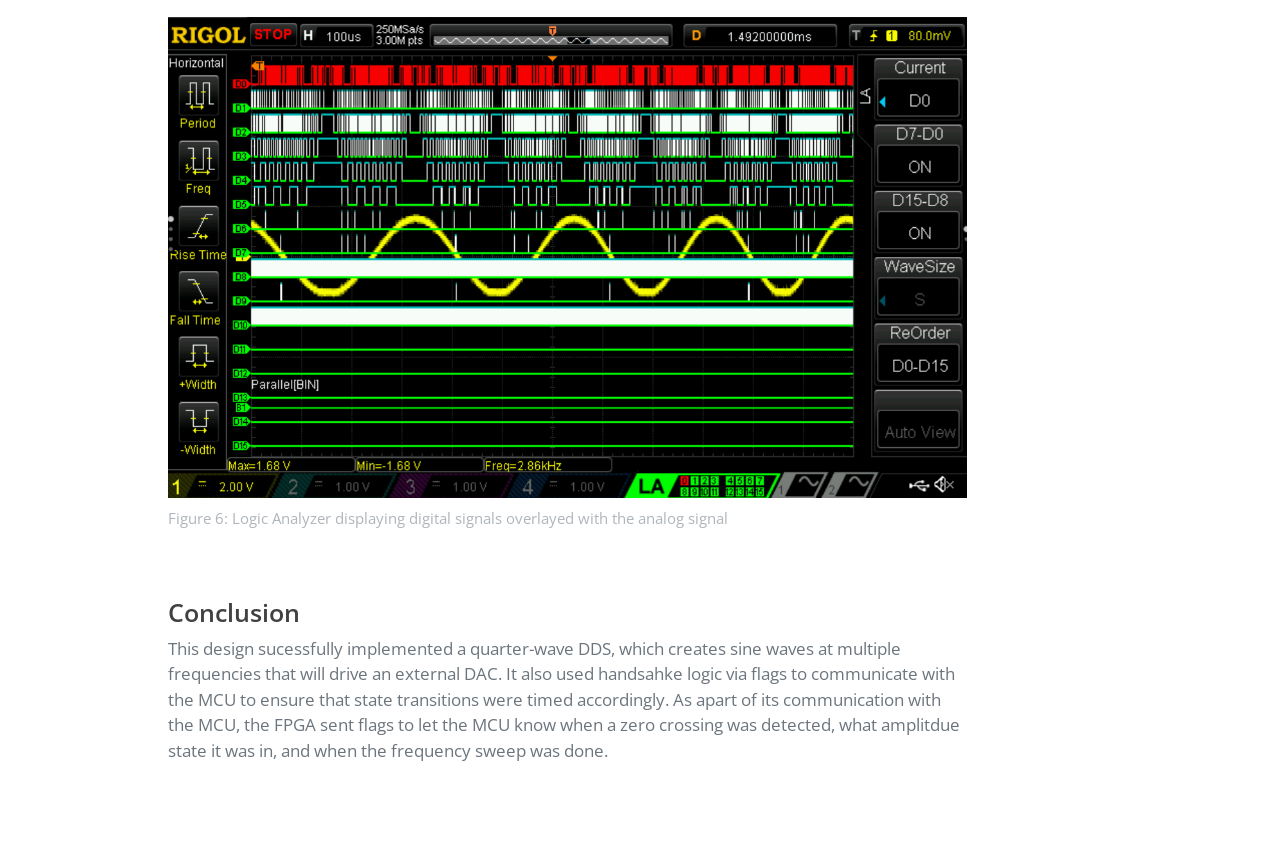
<file: fpga.html>
<!DOCTYPE html>
<html xmlns="http://www.w3.org/1999/xhtml" lang="en" xml:lang="en"><head>

<meta charset="utf-8">
<meta name="generator" content="quarto-1.7.33">

<meta name="viewport" content="width=device-width, initial-scale=1.0, user-scalable=yes">


<title>fpga – Bode Plot Generator</title>
<style>
code{white-space: pre-wrap;}
span.smallcaps{font-variant: small-caps;}
div.columns{display: flex; gap: min(4vw, 1.5em);}
div.column{flex: auto; overflow-x: auto;}
div.hanging-indent{margin-left: 1.5em; text-indent: -1.5em;}
ul.task-list{list-style: none;}
ul.task-list li input[type="checkbox"] {
  width: 0.8em;
  margin: 0 0.8em 0.2em -1em; /* quarto-specific, see https://github.com/quarto-dev/quarto-cli/issues/4556 */ 
  vertical-align: middle;
}
</style>


<script src="site_libs/quarto-nav/quarto-nav.js"></script>
<script src="site_libs/quarto-nav/headroom.min.js"></script>
<script src="site_libs/clipboard/clipboard.min.js"></script>
<script src="site_libs/quarto-search/autocomplete.umd.js"></script>
<script src="site_libs/quarto-search/fuse.min.js"></script>
<script src="site_libs/quarto-search/quarto-search.js"></script>
<meta name="quarto:offset" content="./">
<script src="site_libs/quarto-html/quarto.js" type="module"></script>
<script src="site_libs/quarto-html/tabsets/tabsets.js" type="module"></script>
<script src="site_libs/quarto-html/popper.min.js"></script>
<script src="site_libs/quarto-html/tippy.umd.min.js"></script>
<script src="site_libs/quarto-html/anchor.min.js"></script>
<link href="site_libs/quarto-html/tippy.css" rel="stylesheet">
<link href="site_libs/quarto-html/quarto-syntax-highlighting-ea385d0e468b0dd5ea5bf0780b1290d9.css" rel="stylesheet" id="quarto-text-highlighting-styles">
<script src="site_libs/bootstrap/bootstrap.min.js"></script>
<link href="site_libs/bootstrap/bootstrap-icons.css" rel="stylesheet">
<link href="site_libs/bootstrap/bootstrap-35fd0a5f43bb2600a33a7e8521cd9424.min.css" rel="stylesheet" append-hash="true" id="quarto-bootstrap" data-mode="light">
<script id="quarto-search-options" type="application/json">{
  "location": "navbar",
  "copy-button": false,
  "collapse-after": 3,
  "panel-placement": "end",
  "type": "overlay",
  "limit": 50,
  "keyboard-shortcut": [
    "f",
    "/",
    "s"
  ],
  "show-item-context": false,
  "language": {
    "search-no-results-text": "No results",
    "search-matching-documents-text": "matching documents",
    "search-copy-link-title": "Copy link to search",
    "search-hide-matches-text": "Hide additional matches",
    "search-more-match-text": "more match in this document",
    "search-more-matches-text": "more matches in this document",
    "search-clear-button-title": "Clear",
    "search-text-placeholder": "",
    "search-detached-cancel-button-title": "Cancel",
    "search-submit-button-title": "Submit",
    "search-label": "Search"
  }
}</script>


<link rel="stylesheet" href="styles.css">
</head>

<body class="nav-fixed quarto-light">

<div id="quarto-search-results"></div>
  <header id="quarto-header" class="headroom fixed-top">
    <nav class="navbar navbar-expand-lg " data-bs-theme="dark">
      <div class="navbar-container container-fluid">
      <div class="navbar-brand-container mx-auto">
    <a class="navbar-brand" href="./index.html">
    <span class="navbar-title">Bode Plot Generator</span>
    </a>
  </div>
            <div id="quarto-search" class="" title="Search"></div>
          <button class="navbar-toggler" type="button" data-bs-toggle="collapse" data-bs-target="#navbarCollapse" aria-controls="navbarCollapse" role="menu" aria-expanded="false" aria-label="Toggle navigation" onclick="if (window.quartoToggleHeadroom) { window.quartoToggleHeadroom(); }">
  <span class="navbar-toggler-icon"></span>
</button>
          <div class="collapse navbar-collapse" id="navbarCollapse">
            <ul class="navbar-nav navbar-nav-scroll me-auto">
  <li class="nav-item">
    <a class="nav-link" href="./index.html"> 
<span class="menu-text">Home</span></a>
  </li>  
  <li class="nav-item">
    <a class="nav-link" href="./resources.html"> 
<span class="menu-text">Resources</span></a>
  </li>  
  <li class="nav-item">
    <a class="nav-link active" href="./fpga.html" aria-current="page"> 
<span class="menu-text">FPGA</span></a>
  </li>  
  <li class="nav-item">
    <a class="nav-link" href="./mcu.html"> 
<span class="menu-text">MCU</span></a>
  </li>  
  <li class="nav-item">
    <a class="nav-link" href="./system.html"> 
<span class="menu-text">System Integration</span></a>
  </li>  
  <li class="nav-item">
    <a class="nav-link" href="./demo.html"> 
<span class="menu-text">Demo and Results</span></a>
  </li>  
  <li class="nav-item">
    <a class="nav-link" href="./about.html"> 
<span class="menu-text">About</span></a>
  </li>  
</ul>
          </div> <!-- /navcollapse -->
            <div class="quarto-navbar-tools">
</div>
      </div> <!-- /container-fluid -->
    </nav>
</header>
<!-- content -->
<div id="quarto-content" class="quarto-container page-columns page-rows-contents page-layout-article page-navbar">
<!-- sidebar -->
<!-- margin-sidebar -->
    <div id="quarto-margin-sidebar" class="sidebar margin-sidebar">
        <nav id="TOC" role="doc-toc" class="toc-active">
    <h2 id="toc-title">On this page</h2>
   
  <ul>
  <li><a href="#fpga" id="toc-fpga" class="nav-link active" data-scroll-target="#fpga">FPGA</a>
  <ul class="collapse">
  <li><a href="#introduction" id="toc-introduction" class="nav-link" data-scroll-target="#introduction">Introduction</a></li>
  <li><a href="#design-and-testing-methodology" id="toc-design-and-testing-methodology" class="nav-link" data-scroll-target="#design-and-testing-methodology">Design and Testing Methodology</a></li>
  <li><a href="#results-and-discussion" id="toc-results-and-discussion" class="nav-link" data-scroll-target="#results-and-discussion">Results and Discussion</a></li>
  <li><a href="#conclusion" id="toc-conclusion" class="nav-link" data-scroll-target="#conclusion">Conclusion</a></li>
  </ul></li>
  </ul>
</nav>
    </div>
<!-- main -->
<main class="content" id="quarto-document-content"><header id="title-block-header" class="quarto-title-block"></header>




<section id="fpga" class="level2">
<h2 class="anchored" data-anchor-id="fpga">FPGA</h2>
<section id="introduction" class="level3">
<h3 class="anchored" data-anchor-id="introduction">Introduction</h3>
<p>The iCE40 FPGA generates a sine wave using an internally implemented Direct Digital Synthesizer (DDS). As a part of the DDS implementation, the FPGA stores a quarter-wave sine table in non volatile Flash Read Only Memory (ROM), which is a new feature we used for our FPGA. The DDS generates sine waves at various frequencies to preform a frequency sweep from (100 Hz to 100 kHz), which will then drive a DAC to make an analog signal.</p>
<p>The Flash ROM was used as a way to store a sine wave LUT in non-volatile storage with immediate access. This feature goes beyond the previous material covered in the course because in the past we were concerned about optimizing a design for space by minimizing the number of LUT’s used. Thus, using the Flash ROM feature addresses this concern in a new way because it avoids storing data through the use of LUT’s. Ultimately, by using Flash ROM, we were able to keep a super light weight design by using only 5 % of the onboard LUT’s.</p>
</section>
<section id="design-and-testing-methodology" class="level3">
<h3 class="anchored" data-anchor-id="design-and-testing-methodology">Design and Testing Methodology</h3>
<section id="design-methodology" class="level4">
<h4 class="anchored" data-anchor-id="design-methodology">Design Methodology</h4>
<p>The FPGA is responsible for creating a frequency sweep that drives an external parallel 8-bit DAC. To do this, the FPGA generates a frequency sweep using a DDS. More specifically, we opted for a quarter-wave DDS, which only requires a fourth of a full sine wave table, in order to save on memory. This table was stored on the FPGA using its Flash ROM.</p>
<p>The sweep control FSM (see figure 1) on the FPGA is responsible for generating a frequency sweep for our desired range (100 Hz to 100 kHz). The MCU controls this FSM by sending various flags to the FPGA, which lets it know when it should start a new process. To illustrate, the MCU lets the FPGA know when it’s ready to collect data for the current frequency and when its done collecting data, which serves as a flag for the FPGA to know when to start generating a wave at a specific frequency, and when to move on to the next wave.</p>
<div class="quarto-figure quarto-figure-center">
<figure class="figure">
<p><img src="images/sweep_ctrl_fsm.png" class="img-fluid figure-img"></p>
<figcaption>Figure 1: FSM Diagram for the Sweep Controller</figcaption>
</figure>
</div>
<p><br></p>
<p>The second FSM present in the bode interface module is responsible for sending important information to the MCU via flags. The FPGA notifies the MCU when there is a zero crossing on its end, which amplitude attenuation mode it’s in, and when it is done sweeping frequencies.</p>
<div class="quarto-figure quarto-figure-center">
<figure class="figure">
<p><img src="images/bode_interface_fsm.png" class="img-fluid figure-img"></p>
<figcaption>Figure 2: FSM Diagram for the Bode Interface</figcaption>
</figure>
</div>
<p><br></p>
<p>The source code for the FPGA can be found <a href="https://github.com/GeorgeDavis26/bode-plot-generator/tree/main/fpga">here</a>.</p>
</section>
<section id="testing-methodology" class="level4">
<h4 class="anchored" data-anchor-id="testing-methodology">Testing Methodology</h4>
<p>Testing for the FPGA was done by doing simulations for each individual submodule. Then, a testbench was created for the top module, which ensured that all modules interacted together accurately. Then, we verified that the design was actually behaving as we expected in physical hardware. Once we set up the interface with the external DAC, we watched the signal on an osccilloscope and made sure the sine waves were being generated at the correct frequency.</p>
</section>
<section id="pinout" class="level4">
<h4 class="anchored" data-anchor-id="pinout">Pinout</h4>
<table class="caption-top table">
<thead>
<tr class="header">
<th>FPGA</th>
<th>Label</th>
</tr>
</thead>
<tbody>
<tr class="odd">
<td>P19</td>
<td>MCO (clk)</td>
</tr>
<tr class="even">
<td>P20</td>
<td>FULL_WAVE_OUT</td>
</tr>
<tr class="odd">
<td>P11</td>
<td>MCU_READY</td>
</tr>
<tr class="even">
<td>P10</td>
<td>SWEEP_DONE</td>
</tr>
<tr class="odd">
<td>P12</td>
<td>HALF_WAVE_OUT</td>
</tr>
<tr class="even">
<td>P18</td>
<td>INIT_BODE</td>
</tr>
<tr class="odd">
<td>P27</td>
<td>ZERO_CROSS</td>
</tr>
<tr class="even">
<td>P13</td>
<td>MCU_DONE</td>
</tr>
<tr class="odd">
<td>P9</td>
<td>System Reset</td>
</tr>
<tr class="even">
<td>P3</td>
<td>DAC_DATA0</td>
</tr>
<tr class="odd">
<td>P45</td>
<td>DAC_DATA1</td>
</tr>
<tr class="even">
<td>P46</td>
<td>DAC_DATA2</td>
</tr>
<tr class="odd">
<td>P6</td>
<td>DAC_DATA3</td>
</tr>
<tr class="even">
<td>P4</td>
<td>DAC_DATA4</td>
</tr>
<tr class="odd">
<td>P48</td>
<td>DAC_DATA5</td>
</tr>
<tr class="even">
<td>P47</td>
<td>DAC_DATA6</td>
</tr>
<tr class="odd">
<td>P2</td>
<td>DAC_DATA7</td>
</tr>
<tr class="even">
<td>P44</td>
<td>DAC_WR</td>
</tr>
</tbody>
</table>
</section>
</section>
<section id="results-and-discussion" class="level3">
<h3 class="anchored" data-anchor-id="results-and-discussion">Results and Discussion</h3>
<section id="test-bench-simulation" class="level4">
<h4 class="anchored" data-anchor-id="test-bench-simulation">Test Bench Simulation</h4>
<p><br></p>
<div class="quarto-figure quarto-figure-center">
<figure class="figure">
<p><img src="images/bode_top2.png" class="img-fluid figure-img"></p>
<figcaption>Figure 3: Waveforms from top module simulation</figcaption>
</figure>
</div>
<p><br></p>
<div class="quarto-figure quarto-figure-center">
<figure class="figure">
<p><img src="images/sweep_controller.png" class="img-fluid figure-img"></p>
<figcaption>Figure 4: Waveforms from sweep controller simulation</figcaption>
</figure>
</div>
<p><br></p>
<p>The design met the intended design objectives. Figure 3 shows that the FPGA is able to generate input data for the DAC and communicate with the MCU via the exchange of various flags. Figure 4, shows that the FPGA can generate a frequency sweep of sine waves. Here, the digital signal output from the DDS visualized as an analog signal.</p>
<p>Simulation / waveform images of our testbenches passing can be found <a href="https://github.com/GeorgeDavis26/bode-plot-generator/tree/main/fpga/sim_images">here</a>.</p>
</section>
<section id="hardware" class="level4">
<h4 class="anchored" data-anchor-id="hardware">Hardware</h4>
<p>To test this design with hardware we used a logic analyzer and an oscillscope. Using these instruments allowed us to verify that flags from the FPGA were being raised at the right time. It also allowed us to verify that the sine waves being generated had the correct frequency. In Figure 6, we can see the digital signals (D0 - D7) that were driving the DAC. Additionally, D9 shows the FPGA tracking falling edge zero crossings. This flag is being sent to the MCU to let it know when it sees zero crossing on its end.</p>
<p><br></p>
<div class="quarto-figure quarto-figure-center">
<figure class="figure">
<p><img src="images/sweep_ctrl_oscope.png" class="img-fluid figure-img"></p>
<figcaption>Figure 5: Oscilloscope trace of frequency sweep</figcaption>
</figure>
</div>
<p><br></p>
<div class="quarto-figure quarto-figure-center">
<figure class="figure">
<p><img src="images/bpg_LA.png" class="img-fluid figure-img"></p>
<figcaption>Figure 6: Logic Analyzer displaying digital signals overlayed with the analog signal</figcaption>
</figure>
</div>
<p><br></p>
</section>
</section>
<section id="conclusion" class="level3">
<h3 class="anchored" data-anchor-id="conclusion">Conclusion</h3>
<p>This design sucessfully implemented a quarter-wave DDS, which creates sine waves at multiple frequencies that will drive an external DAC. It also used handsahke logic via flags to communicate with the MCU to ensure that state transitions were timed accordingly. As apart of its communication with the MCU, the FPGA sent flags to let the MCU know when a zero crossing was detected, what amplitdue state it was in, and when the frequency sweep was done.</p>


</section>
</section>

</main> <!-- /main -->
<script id="quarto-html-after-body" type="application/javascript">
  window.document.addEventListener("DOMContentLoaded", function (event) {
    const icon = "";
    const anchorJS = new window.AnchorJS();
    anchorJS.options = {
      placement: 'right',
      icon: icon
    };
    anchorJS.add('.anchored');
    const isCodeAnnotation = (el) => {
      for (const clz of el.classList) {
        if (clz.startsWith('code-annotation-')) {                     
          return true;
        }
      }
      return false;
    }
    const onCopySuccess = function(e) {
      // button target
      const button = e.trigger;
      // don't keep focus
      button.blur();
      // flash "checked"
      button.classList.add('code-copy-button-checked');
      var currentTitle = button.getAttribute("title");
      button.setAttribute("title", "Copied!");
      let tooltip;
      if (window.bootstrap) {
        button.setAttribute("data-bs-toggle", "tooltip");
        button.setAttribute("data-bs-placement", "left");
        button.setAttribute("data-bs-title", "Copied!");
        tooltip = new bootstrap.Tooltip(button, 
          { trigger: "manual", 
            customClass: "code-copy-button-tooltip",
            offset: [0, -8]});
        tooltip.show();    
      }
      setTimeout(function() {
        if (tooltip) {
          tooltip.hide();
          button.removeAttribute("data-bs-title");
          button.removeAttribute("data-bs-toggle");
          button.removeAttribute("data-bs-placement");
        }
        button.setAttribute("title", currentTitle);
        button.classList.remove('code-copy-button-checked');
      }, 1000);
      // clear code selection
      e.clearSelection();
    }
    const getTextToCopy = function(trigger) {
        const codeEl = trigger.previousElementSibling.cloneNode(true);
        for (const childEl of codeEl.children) {
          if (isCodeAnnotation(childEl)) {
            childEl.remove();
          }
        }
        return codeEl.innerText;
    }
    const clipboard = new window.ClipboardJS('.code-copy-button:not([data-in-quarto-modal])', {
      text: getTextToCopy
    });
    clipboard.on('success', onCopySuccess);
    if (window.document.getElementById('quarto-embedded-source-code-modal')) {
      const clipboardModal = new window.ClipboardJS('.code-copy-button[data-in-quarto-modal]', {
        text: getTextToCopy,
        container: window.document.getElementById('quarto-embedded-source-code-modal')
      });
      clipboardModal.on('success', onCopySuccess);
    }
      var localhostRegex = new RegExp(/^(?:http|https):\/\/localhost\:?[0-9]*\//);
      var mailtoRegex = new RegExp(/^mailto:/);
        var filterRegex = new RegExp("https:\/\/matt-molinar\.github\.io\/bode-plot-website\/");
      var isInternal = (href) => {
          return filterRegex.test(href) || localhostRegex.test(href) || mailtoRegex.test(href);
      }
      // Inspect non-navigation links and adorn them if external
     var links = window.document.querySelectorAll('a[href]:not(.nav-link):not(.navbar-brand):not(.toc-action):not(.sidebar-link):not(.sidebar-item-toggle):not(.pagination-link):not(.no-external):not([aria-hidden]):not(.dropdown-item):not(.quarto-navigation-tool):not(.about-link)');
      for (var i=0; i<links.length; i++) {
        const link = links[i];
        if (!isInternal(link.href)) {
          // undo the damage that might have been done by quarto-nav.js in the case of
          // links that we want to consider external
          if (link.dataset.originalHref !== undefined) {
            link.href = link.dataset.originalHref;
          }
        }
      }
    function tippyHover(el, contentFn, onTriggerFn, onUntriggerFn) {
      const config = {
        allowHTML: true,
        maxWidth: 500,
        delay: 100,
        arrow: false,
        appendTo: function(el) {
            return el.parentElement;
        },
        interactive: true,
        interactiveBorder: 10,
        theme: 'quarto',
        placement: 'bottom-start',
      };
      if (contentFn) {
        config.content = contentFn;
      }
      if (onTriggerFn) {
        config.onTrigger = onTriggerFn;
      }
      if (onUntriggerFn) {
        config.onUntrigger = onUntriggerFn;
      }
      window.tippy(el, config); 
    }
    const noterefs = window.document.querySelectorAll('a[role="doc-noteref"]');
    for (var i=0; i<noterefs.length; i++) {
      const ref = noterefs[i];
      tippyHover(ref, function() {
        // use id or data attribute instead here
        let href = ref.getAttribute('data-footnote-href') || ref.getAttribute('href');
        try { href = new URL(href).hash; } catch {}
        const id = href.replace(/^#\/?/, "");
        const note = window.document.getElementById(id);
        if (note) {
          return note.innerHTML;
        } else {
          return "";
        }
      });
    }
    const xrefs = window.document.querySelectorAll('a.quarto-xref');
    const processXRef = (id, note) => {
      // Strip column container classes
      const stripColumnClz = (el) => {
        el.classList.remove("page-full", "page-columns");
        if (el.children) {
          for (const child of el.children) {
            stripColumnClz(child);
          }
        }
      }
      stripColumnClz(note)
      if (id === null || id.startsWith('sec-')) {
        // Special case sections, only their first couple elements
        const container = document.createElement("div");
        if (note.children && note.children.length > 2) {
          container.appendChild(note.children[0].cloneNode(true));
          for (let i = 1; i < note.children.length; i++) {
            const child = note.children[i];
            if (child.tagName === "P" && child.innerText === "") {
              continue;
            } else {
              container.appendChild(child.cloneNode(true));
              break;
            }
          }
          if (window.Quarto?.typesetMath) {
            window.Quarto.typesetMath(container);
          }
          return container.innerHTML
        } else {
          if (window.Quarto?.typesetMath) {
            window.Quarto.typesetMath(note);
          }
          return note.innerHTML;
        }
      } else {
        // Remove any anchor links if they are present
        const anchorLink = note.querySelector('a.anchorjs-link');
        if (anchorLink) {
          anchorLink.remove();
        }
        if (window.Quarto?.typesetMath) {
          window.Quarto.typesetMath(note);
        }
        if (note.classList.contains("callout")) {
          return note.outerHTML;
        } else {
          return note.innerHTML;
        }
      }
    }
    for (var i=0; i<xrefs.length; i++) {
      const xref = xrefs[i];
      tippyHover(xref, undefined, function(instance) {
        instance.disable();
        let url = xref.getAttribute('href');
        let hash = undefined; 
        if (url.startsWith('#')) {
          hash = url;
        } else {
          try { hash = new URL(url).hash; } catch {}
        }
        if (hash) {
          const id = hash.replace(/^#\/?/, "");
          const note = window.document.getElementById(id);
          if (note !== null) {
            try {
              const html = processXRef(id, note.cloneNode(true));
              instance.setContent(html);
            } finally {
              instance.enable();
              instance.show();
            }
          } else {
            // See if we can fetch this
            fetch(url.split('#')[0])
            .then(res => res.text())
            .then(html => {
              const parser = new DOMParser();
              const htmlDoc = parser.parseFromString(html, "text/html");
              const note = htmlDoc.getElementById(id);
              if (note !== null) {
                const html = processXRef(id, note);
                instance.setContent(html);
              } 
            }).finally(() => {
              instance.enable();
              instance.show();
            });
          }
        } else {
          // See if we can fetch a full url (with no hash to target)
          // This is a special case and we should probably do some content thinning / targeting
          fetch(url)
          .then(res => res.text())
          .then(html => {
            const parser = new DOMParser();
            const htmlDoc = parser.parseFromString(html, "text/html");
            const note = htmlDoc.querySelector('main.content');
            if (note !== null) {
              // This should only happen for chapter cross references
              // (since there is no id in the URL)
              // remove the first header
              if (note.children.length > 0 && note.children[0].tagName === "HEADER") {
                note.children[0].remove();
              }
              const html = processXRef(null, note);
              instance.setContent(html);
            } 
          }).finally(() => {
            instance.enable();
            instance.show();
          });
        }
      }, function(instance) {
      });
    }
        let selectedAnnoteEl;
        const selectorForAnnotation = ( cell, annotation) => {
          let cellAttr = 'data-code-cell="' + cell + '"';
          let lineAttr = 'data-code-annotation="' +  annotation + '"';
          const selector = 'span[' + cellAttr + '][' + lineAttr + ']';
          return selector;
        }
        const selectCodeLines = (annoteEl) => {
          const doc = window.document;
          const targetCell = annoteEl.getAttribute("data-target-cell");
          const targetAnnotation = annoteEl.getAttribute("data-target-annotation");
          const annoteSpan = window.document.querySelector(selectorForAnnotation(targetCell, targetAnnotation));
          const lines = annoteSpan.getAttribute("data-code-lines").split(",");
          const lineIds = lines.map((line) => {
            return targetCell + "-" + line;
          })
          let top = null;
          let height = null;
          let parent = null;
          if (lineIds.length > 0) {
              //compute the position of the single el (top and bottom and make a div)
              const el = window.document.getElementById(lineIds[0]);
              top = el.offsetTop;
              height = el.offsetHeight;
              parent = el.parentElement.parentElement;
            if (lineIds.length > 1) {
              const lastEl = window.document.getElementById(lineIds[lineIds.length - 1]);
              const bottom = lastEl.offsetTop + lastEl.offsetHeight;
              height = bottom - top;
            }
            if (top !== null && height !== null && parent !== null) {
              // cook up a div (if necessary) and position it 
              let div = window.document.getElementById("code-annotation-line-highlight");
              if (div === null) {
                div = window.document.createElement("div");
                div.setAttribute("id", "code-annotation-line-highlight");
                div.style.position = 'absolute';
                parent.appendChild(div);
              }
              div.style.top = top - 2 + "px";
              div.style.height = height + 4 + "px";
              div.style.left = 0;
              let gutterDiv = window.document.getElementById("code-annotation-line-highlight-gutter");
              if (gutterDiv === null) {
                gutterDiv = window.document.createElement("div");
                gutterDiv.setAttribute("id", "code-annotation-line-highlight-gutter");
                gutterDiv.style.position = 'absolute';
                const codeCell = window.document.getElementById(targetCell);
                const gutter = codeCell.querySelector('.code-annotation-gutter');
                gutter.appendChild(gutterDiv);
              }
              gutterDiv.style.top = top - 2 + "px";
              gutterDiv.style.height = height + 4 + "px";
            }
            selectedAnnoteEl = annoteEl;
          }
        };
        const unselectCodeLines = () => {
          const elementsIds = ["code-annotation-line-highlight", "code-annotation-line-highlight-gutter"];
          elementsIds.forEach((elId) => {
            const div = window.document.getElementById(elId);
            if (div) {
              div.remove();
            }
          });
          selectedAnnoteEl = undefined;
        };
          // Handle positioning of the toggle
      window.addEventListener(
        "resize",
        throttle(() => {
          elRect = undefined;
          if (selectedAnnoteEl) {
            selectCodeLines(selectedAnnoteEl);
          }
        }, 10)
      );
      function throttle(fn, ms) {
      let throttle = false;
      let timer;
        return (...args) => {
          if(!throttle) { // first call gets through
              fn.apply(this, args);
              throttle = true;
          } else { // all the others get throttled
              if(timer) clearTimeout(timer); // cancel #2
              timer = setTimeout(() => {
                fn.apply(this, args);
                timer = throttle = false;
              }, ms);
          }
        };
      }
        // Attach click handler to the DT
        const annoteDls = window.document.querySelectorAll('dt[data-target-cell]');
        for (const annoteDlNode of annoteDls) {
          annoteDlNode.addEventListener('click', (event) => {
            const clickedEl = event.target;
            if (clickedEl !== selectedAnnoteEl) {
              unselectCodeLines();
              const activeEl = window.document.querySelector('dt[data-target-cell].code-annotation-active');
              if (activeEl) {
                activeEl.classList.remove('code-annotation-active');
              }
              selectCodeLines(clickedEl);
              clickedEl.classList.add('code-annotation-active');
            } else {
              // Unselect the line
              unselectCodeLines();
              clickedEl.classList.remove('code-annotation-active');
            }
          });
        }
    const findCites = (el) => {
      const parentEl = el.parentElement;
      if (parentEl) {
        const cites = parentEl.dataset.cites;
        if (cites) {
          return {
            el,
            cites: cites.split(' ')
          };
        } else {
          return findCites(el.parentElement)
        }
      } else {
        return undefined;
      }
    };
    var bibliorefs = window.document.querySelectorAll('a[role="doc-biblioref"]');
    for (var i=0; i<bibliorefs.length; i++) {
      const ref = bibliorefs[i];
      const citeInfo = findCites(ref);
      if (citeInfo) {
        tippyHover(citeInfo.el, function() {
          var popup = window.document.createElement('div');
          citeInfo.cites.forEach(function(cite) {
            var citeDiv = window.document.createElement('div');
            citeDiv.classList.add('hanging-indent');
            citeDiv.classList.add('csl-entry');
            var biblioDiv = window.document.getElementById('ref-' + cite);
            if (biblioDiv) {
              citeDiv.innerHTML = biblioDiv.innerHTML;
            }
            popup.appendChild(citeDiv);
          });
          return popup.innerHTML;
        });
      }
    }
  });
  </script>
</div> <!-- /content -->




</body></html>
</file>
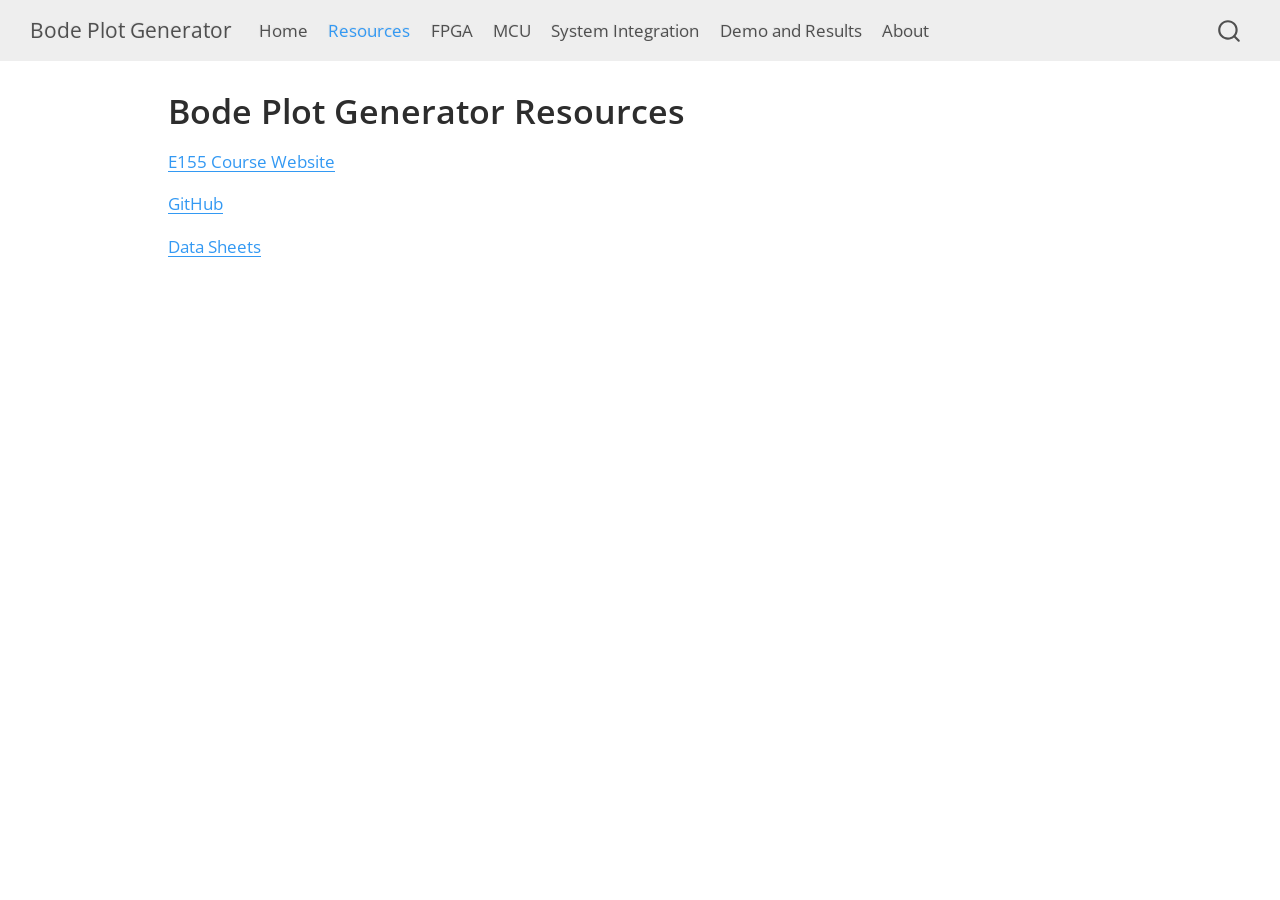
<file: resources.html>
<!DOCTYPE html>
<html xmlns="http://www.w3.org/1999/xhtml" lang="en" xml:lang="en"><head>

<meta charset="utf-8">
<meta name="generator" content="quarto-1.7.33">

<meta name="viewport" content="width=device-width, initial-scale=1.0, user-scalable=yes">


<title>Bode Plot Generator Resources – Bode Plot Generator</title>
<style>
code{white-space: pre-wrap;}
span.smallcaps{font-variant: small-caps;}
div.columns{display: flex; gap: min(4vw, 1.5em);}
div.column{flex: auto; overflow-x: auto;}
div.hanging-indent{margin-left: 1.5em; text-indent: -1.5em;}
ul.task-list{list-style: none;}
ul.task-list li input[type="checkbox"] {
  width: 0.8em;
  margin: 0 0.8em 0.2em -1em; /* quarto-specific, see https://github.com/quarto-dev/quarto-cli/issues/4556 */ 
  vertical-align: middle;
}
</style>


<script src="site_libs/quarto-nav/quarto-nav.js"></script>
<script src="site_libs/quarto-nav/headroom.min.js"></script>
<script src="site_libs/clipboard/clipboard.min.js"></script>
<script src="site_libs/quarto-search/autocomplete.umd.js"></script>
<script src="site_libs/quarto-search/fuse.min.js"></script>
<script src="site_libs/quarto-search/quarto-search.js"></script>
<meta name="quarto:offset" content="./">
<script src="site_libs/quarto-html/quarto.js" type="module"></script>
<script src="site_libs/quarto-html/tabsets/tabsets.js" type="module"></script>
<script src="site_libs/quarto-html/popper.min.js"></script>
<script src="site_libs/quarto-html/tippy.umd.min.js"></script>
<script src="site_libs/quarto-html/anchor.min.js"></script>
<link href="site_libs/quarto-html/tippy.css" rel="stylesheet">
<link href="site_libs/quarto-html/quarto-syntax-highlighting-ea385d0e468b0dd5ea5bf0780b1290d9.css" rel="stylesheet" id="quarto-text-highlighting-styles">
<script src="site_libs/bootstrap/bootstrap.min.js"></script>
<link href="site_libs/bootstrap/bootstrap-icons.css" rel="stylesheet">
<link href="site_libs/bootstrap/bootstrap-35fd0a5f43bb2600a33a7e8521cd9424.min.css" rel="stylesheet" append-hash="true" id="quarto-bootstrap" data-mode="light">
<script id="quarto-search-options" type="application/json">{
  "location": "navbar",
  "copy-button": false,
  "collapse-after": 3,
  "panel-placement": "end",
  "type": "overlay",
  "limit": 50,
  "keyboard-shortcut": [
    "f",
    "/",
    "s"
  ],
  "show-item-context": false,
  "language": {
    "search-no-results-text": "No results",
    "search-matching-documents-text": "matching documents",
    "search-copy-link-title": "Copy link to search",
    "search-hide-matches-text": "Hide additional matches",
    "search-more-match-text": "more match in this document",
    "search-more-matches-text": "more matches in this document",
    "search-clear-button-title": "Clear",
    "search-text-placeholder": "",
    "search-detached-cancel-button-title": "Cancel",
    "search-submit-button-title": "Submit",
    "search-label": "Search"
  }
}</script>


<link rel="stylesheet" href="styles.css">
</head>

<body class="nav-fixed quarto-light">

<div id="quarto-search-results"></div>
  <header id="quarto-header" class="headroom fixed-top">
    <nav class="navbar navbar-expand-lg " data-bs-theme="dark">
      <div class="navbar-container container-fluid">
      <div class="navbar-brand-container mx-auto">
    <a class="navbar-brand" href="./index.html">
    <span class="navbar-title">Bode Plot Generator</span>
    </a>
  </div>
            <div id="quarto-search" class="" title="Search"></div>
          <button class="navbar-toggler" type="button" data-bs-toggle="collapse" data-bs-target="#navbarCollapse" aria-controls="navbarCollapse" role="menu" aria-expanded="false" aria-label="Toggle navigation" onclick="if (window.quartoToggleHeadroom) { window.quartoToggleHeadroom(); }">
  <span class="navbar-toggler-icon"></span>
</button>
          <div class="collapse navbar-collapse" id="navbarCollapse">
            <ul class="navbar-nav navbar-nav-scroll me-auto">
  <li class="nav-item">
    <a class="nav-link" href="./index.html"> 
<span class="menu-text">Home</span></a>
  </li>  
  <li class="nav-item">
    <a class="nav-link active" href="./resources.html" aria-current="page"> 
<span class="menu-text">Resources</span></a>
  </li>  
  <li class="nav-item">
    <a class="nav-link" href="./fpga.html"> 
<span class="menu-text">FPGA</span></a>
  </li>  
  <li class="nav-item">
    <a class="nav-link" href="./mcu.html"> 
<span class="menu-text">MCU</span></a>
  </li>  
  <li class="nav-item">
    <a class="nav-link" href="./system.html"> 
<span class="menu-text">System Integration</span></a>
  </li>  
  <li class="nav-item">
    <a class="nav-link" href="./demo.html"> 
<span class="menu-text">Demo and Results</span></a>
  </li>  
  <li class="nav-item">
    <a class="nav-link" href="./about.html"> 
<span class="menu-text">About</span></a>
  </li>  
</ul>
          </div> <!-- /navcollapse -->
            <div class="quarto-navbar-tools">
</div>
      </div> <!-- /container-fluid -->
    </nav>
</header>
<!-- content -->
<div id="quarto-content" class="quarto-container page-columns page-rows-contents page-layout-article page-navbar">
<!-- sidebar -->
<!-- margin-sidebar -->
    <div id="quarto-margin-sidebar" class="sidebar margin-sidebar zindex-bottom">
        
    </div>
<!-- main -->
<main class="content" id="quarto-document-content">

<header id="title-block-header" class="quarto-title-block default">
<div class="quarto-title">
<h1 class="title">Bode Plot Generator Resources</h1>
</div>



<div class="quarto-title-meta">

    
  
    
  </div>
  


</header>


<p><a href="https://hmc-e155.github.io">E155 Course Website</a></p>
<p><a href="https://github.com/GeorgeDavis26/bode-plot-generator">GitHub</a></p>
<p><a href="https://github.com/GeorgeDavis26/bode-plot-generator/tree/main/data-sheets">Data Sheets</a></p>



</main> <!-- /main -->
<script id="quarto-html-after-body" type="application/javascript">
  window.document.addEventListener("DOMContentLoaded", function (event) {
    const icon = "";
    const anchorJS = new window.AnchorJS();
    anchorJS.options = {
      placement: 'right',
      icon: icon
    };
    anchorJS.add('.anchored');
    const isCodeAnnotation = (el) => {
      for (const clz of el.classList) {
        if (clz.startsWith('code-annotation-')) {                     
          return true;
        }
      }
      return false;
    }
    const onCopySuccess = function(e) {
      // button target
      const button = e.trigger;
      // don't keep focus
      button.blur();
      // flash "checked"
      button.classList.add('code-copy-button-checked');
      var currentTitle = button.getAttribute("title");
      button.setAttribute("title", "Copied!");
      let tooltip;
      if (window.bootstrap) {
        button.setAttribute("data-bs-toggle", "tooltip");
        button.setAttribute("data-bs-placement", "left");
        button.setAttribute("data-bs-title", "Copied!");
        tooltip = new bootstrap.Tooltip(button, 
          { trigger: "manual", 
            customClass: "code-copy-button-tooltip",
            offset: [0, -8]});
        tooltip.show();    
      }
      setTimeout(function() {
        if (tooltip) {
          tooltip.hide();
          button.removeAttribute("data-bs-title");
          button.removeAttribute("data-bs-toggle");
          button.removeAttribute("data-bs-placement");
        }
        button.setAttribute("title", currentTitle);
        button.classList.remove('code-copy-button-checked');
      }, 1000);
      // clear code selection
      e.clearSelection();
    }
    const getTextToCopy = function(trigger) {
        const codeEl = trigger.previousElementSibling.cloneNode(true);
        for (const childEl of codeEl.children) {
          if (isCodeAnnotation(childEl)) {
            childEl.remove();
          }
        }
        return codeEl.innerText;
    }
    const clipboard = new window.ClipboardJS('.code-copy-button:not([data-in-quarto-modal])', {
      text: getTextToCopy
    });
    clipboard.on('success', onCopySuccess);
    if (window.document.getElementById('quarto-embedded-source-code-modal')) {
      const clipboardModal = new window.ClipboardJS('.code-copy-button[data-in-quarto-modal]', {
        text: getTextToCopy,
        container: window.document.getElementById('quarto-embedded-source-code-modal')
      });
      clipboardModal.on('success', onCopySuccess);
    }
      var localhostRegex = new RegExp(/^(?:http|https):\/\/localhost\:?[0-9]*\//);
      var mailtoRegex = new RegExp(/^mailto:/);
        var filterRegex = new RegExp("https:\/\/matt-molinar\.github\.io\/bode-plot-website\/");
      var isInternal = (href) => {
          return filterRegex.test(href) || localhostRegex.test(href) || mailtoRegex.test(href);
      }
      // Inspect non-navigation links and adorn them if external
     var links = window.document.querySelectorAll('a[href]:not(.nav-link):not(.navbar-brand):not(.toc-action):not(.sidebar-link):not(.sidebar-item-toggle):not(.pagination-link):not(.no-external):not([aria-hidden]):not(.dropdown-item):not(.quarto-navigation-tool):not(.about-link)');
      for (var i=0; i<links.length; i++) {
        const link = links[i];
        if (!isInternal(link.href)) {
          // undo the damage that might have been done by quarto-nav.js in the case of
          // links that we want to consider external
          if (link.dataset.originalHref !== undefined) {
            link.href = link.dataset.originalHref;
          }
        }
      }
    function tippyHover(el, contentFn, onTriggerFn, onUntriggerFn) {
      const config = {
        allowHTML: true,
        maxWidth: 500,
        delay: 100,
        arrow: false,
        appendTo: function(el) {
            return el.parentElement;
        },
        interactive: true,
        interactiveBorder: 10,
        theme: 'quarto',
        placement: 'bottom-start',
      };
      if (contentFn) {
        config.content = contentFn;
      }
      if (onTriggerFn) {
        config.onTrigger = onTriggerFn;
      }
      if (onUntriggerFn) {
        config.onUntrigger = onUntriggerFn;
      }
      window.tippy(el, config); 
    }
    const noterefs = window.document.querySelectorAll('a[role="doc-noteref"]');
    for (var i=0; i<noterefs.length; i++) {
      const ref = noterefs[i];
      tippyHover(ref, function() {
        // use id or data attribute instead here
        let href = ref.getAttribute('data-footnote-href') || ref.getAttribute('href');
        try { href = new URL(href).hash; } catch {}
        const id = href.replace(/^#\/?/, "");
        const note = window.document.getElementById(id);
        if (note) {
          return note.innerHTML;
        } else {
          return "";
        }
      });
    }
    const xrefs = window.document.querySelectorAll('a.quarto-xref');
    const processXRef = (id, note) => {
      // Strip column container classes
      const stripColumnClz = (el) => {
        el.classList.remove("page-full", "page-columns");
        if (el.children) {
          for (const child of el.children) {
            stripColumnClz(child);
          }
        }
      }
      stripColumnClz(note)
      if (id === null || id.startsWith('sec-')) {
        // Special case sections, only their first couple elements
        const container = document.createElement("div");
        if (note.children && note.children.length > 2) {
          container.appendChild(note.children[0].cloneNode(true));
          for (let i = 1; i < note.children.length; i++) {
            const child = note.children[i];
            if (child.tagName === "P" && child.innerText === "") {
              continue;
            } else {
              container.appendChild(child.cloneNode(true));
              break;
            }
          }
          if (window.Quarto?.typesetMath) {
            window.Quarto.typesetMath(container);
          }
          return container.innerHTML
        } else {
          if (window.Quarto?.typesetMath) {
            window.Quarto.typesetMath(note);
          }
          return note.innerHTML;
        }
      } else {
        // Remove any anchor links if they are present
        const anchorLink = note.querySelector('a.anchorjs-link');
        if (anchorLink) {
          anchorLink.remove();
        }
        if (window.Quarto?.typesetMath) {
          window.Quarto.typesetMath(note);
        }
        if (note.classList.contains("callout")) {
          return note.outerHTML;
        } else {
          return note.innerHTML;
        }
      }
    }
    for (var i=0; i<xrefs.length; i++) {
      const xref = xrefs[i];
      tippyHover(xref, undefined, function(instance) {
        instance.disable();
        let url = xref.getAttribute('href');
        let hash = undefined; 
        if (url.startsWith('#')) {
          hash = url;
        } else {
          try { hash = new URL(url).hash; } catch {}
        }
        if (hash) {
          const id = hash.replace(/^#\/?/, "");
          const note = window.document.getElementById(id);
          if (note !== null) {
            try {
              const html = processXRef(id, note.cloneNode(true));
              instance.setContent(html);
            } finally {
              instance.enable();
              instance.show();
            }
          } else {
            // See if we can fetch this
            fetch(url.split('#')[0])
            .then(res => res.text())
            .then(html => {
              const parser = new DOMParser();
              const htmlDoc = parser.parseFromString(html, "text/html");
              const note = htmlDoc.getElementById(id);
              if (note !== null) {
                const html = processXRef(id, note);
                instance.setContent(html);
              } 
            }).finally(() => {
              instance.enable();
              instance.show();
            });
          }
        } else {
          // See if we can fetch a full url (with no hash to target)
          // This is a special case and we should probably do some content thinning / targeting
          fetch(url)
          .then(res => res.text())
          .then(html => {
            const parser = new DOMParser();
            const htmlDoc = parser.parseFromString(html, "text/html");
            const note = htmlDoc.querySelector('main.content');
            if (note !== null) {
              // This should only happen for chapter cross references
              // (since there is no id in the URL)
              // remove the first header
              if (note.children.length > 0 && note.children[0].tagName === "HEADER") {
                note.children[0].remove();
              }
              const html = processXRef(null, note);
              instance.setContent(html);
            } 
          }).finally(() => {
            instance.enable();
            instance.show();
          });
        }
      }, function(instance) {
      });
    }
        let selectedAnnoteEl;
        const selectorForAnnotation = ( cell, annotation) => {
          let cellAttr = 'data-code-cell="' + cell + '"';
          let lineAttr = 'data-code-annotation="' +  annotation + '"';
          const selector = 'span[' + cellAttr + '][' + lineAttr + ']';
          return selector;
        }
        const selectCodeLines = (annoteEl) => {
          const doc = window.document;
          const targetCell = annoteEl.getAttribute("data-target-cell");
          const targetAnnotation = annoteEl.getAttribute("data-target-annotation");
          const annoteSpan = window.document.querySelector(selectorForAnnotation(targetCell, targetAnnotation));
          const lines = annoteSpan.getAttribute("data-code-lines").split(",");
          const lineIds = lines.map((line) => {
            return targetCell + "-" + line;
          })
          let top = null;
          let height = null;
          let parent = null;
          if (lineIds.length > 0) {
              //compute the position of the single el (top and bottom and make a div)
              const el = window.document.getElementById(lineIds[0]);
              top = el.offsetTop;
              height = el.offsetHeight;
              parent = el.parentElement.parentElement;
            if (lineIds.length > 1) {
              const lastEl = window.document.getElementById(lineIds[lineIds.length - 1]);
              const bottom = lastEl.offsetTop + lastEl.offsetHeight;
              height = bottom - top;
            }
            if (top !== null && height !== null && parent !== null) {
              // cook up a div (if necessary) and position it 
              let div = window.document.getElementById("code-annotation-line-highlight");
              if (div === null) {
                div = window.document.createElement("div");
                div.setAttribute("id", "code-annotation-line-highlight");
                div.style.position = 'absolute';
                parent.appendChild(div);
              }
              div.style.top = top - 2 + "px";
              div.style.height = height + 4 + "px";
              div.style.left = 0;
              let gutterDiv = window.document.getElementById("code-annotation-line-highlight-gutter");
              if (gutterDiv === null) {
                gutterDiv = window.document.createElement("div");
                gutterDiv.setAttribute("id", "code-annotation-line-highlight-gutter");
                gutterDiv.style.position = 'absolute';
                const codeCell = window.document.getElementById(targetCell);
                const gutter = codeCell.querySelector('.code-annotation-gutter');
                gutter.appendChild(gutterDiv);
              }
              gutterDiv.style.top = top - 2 + "px";
              gutterDiv.style.height = height + 4 + "px";
            }
            selectedAnnoteEl = annoteEl;
          }
        };
        const unselectCodeLines = () => {
          const elementsIds = ["code-annotation-line-highlight", "code-annotation-line-highlight-gutter"];
          elementsIds.forEach((elId) => {
            const div = window.document.getElementById(elId);
            if (div) {
              div.remove();
            }
          });
          selectedAnnoteEl = undefined;
        };
          // Handle positioning of the toggle
      window.addEventListener(
        "resize",
        throttle(() => {
          elRect = undefined;
          if (selectedAnnoteEl) {
            selectCodeLines(selectedAnnoteEl);
          }
        }, 10)
      );
      function throttle(fn, ms) {
      let throttle = false;
      let timer;
        return (...args) => {
          if(!throttle) { // first call gets through
              fn.apply(this, args);
              throttle = true;
          } else { // all the others get throttled
              if(timer) clearTimeout(timer); // cancel #2
              timer = setTimeout(() => {
                fn.apply(this, args);
                timer = throttle = false;
              }, ms);
          }
        };
      }
        // Attach click handler to the DT
        const annoteDls = window.document.querySelectorAll('dt[data-target-cell]');
        for (const annoteDlNode of annoteDls) {
          annoteDlNode.addEventListener('click', (event) => {
            const clickedEl = event.target;
            if (clickedEl !== selectedAnnoteEl) {
              unselectCodeLines();
              const activeEl = window.document.querySelector('dt[data-target-cell].code-annotation-active');
              if (activeEl) {
                activeEl.classList.remove('code-annotation-active');
              }
              selectCodeLines(clickedEl);
              clickedEl.classList.add('code-annotation-active');
            } else {
              // Unselect the line
              unselectCodeLines();
              clickedEl.classList.remove('code-annotation-active');
            }
          });
        }
    const findCites = (el) => {
      const parentEl = el.parentElement;
      if (parentEl) {
        const cites = parentEl.dataset.cites;
        if (cites) {
          return {
            el,
            cites: cites.split(' ')
          };
        } else {
          return findCites(el.parentElement)
        }
      } else {
        return undefined;
      }
    };
    var bibliorefs = window.document.querySelectorAll('a[role="doc-biblioref"]');
    for (var i=0; i<bibliorefs.length; i++) {
      const ref = bibliorefs[i];
      const citeInfo = findCites(ref);
      if (citeInfo) {
        tippyHover(citeInfo.el, function() {
          var popup = window.document.createElement('div');
          citeInfo.cites.forEach(function(cite) {
            var citeDiv = window.document.createElement('div');
            citeDiv.classList.add('hanging-indent');
            citeDiv.classList.add('csl-entry');
            var biblioDiv = window.document.getElementById('ref-' + cite);
            if (biblioDiv) {
              citeDiv.innerHTML = biblioDiv.innerHTML;
            }
            popup.appendChild(citeDiv);
          });
          return popup.innerHTML;
        });
      }
    }
  });
  </script>
</div> <!-- /content -->




</body></html>
</file>
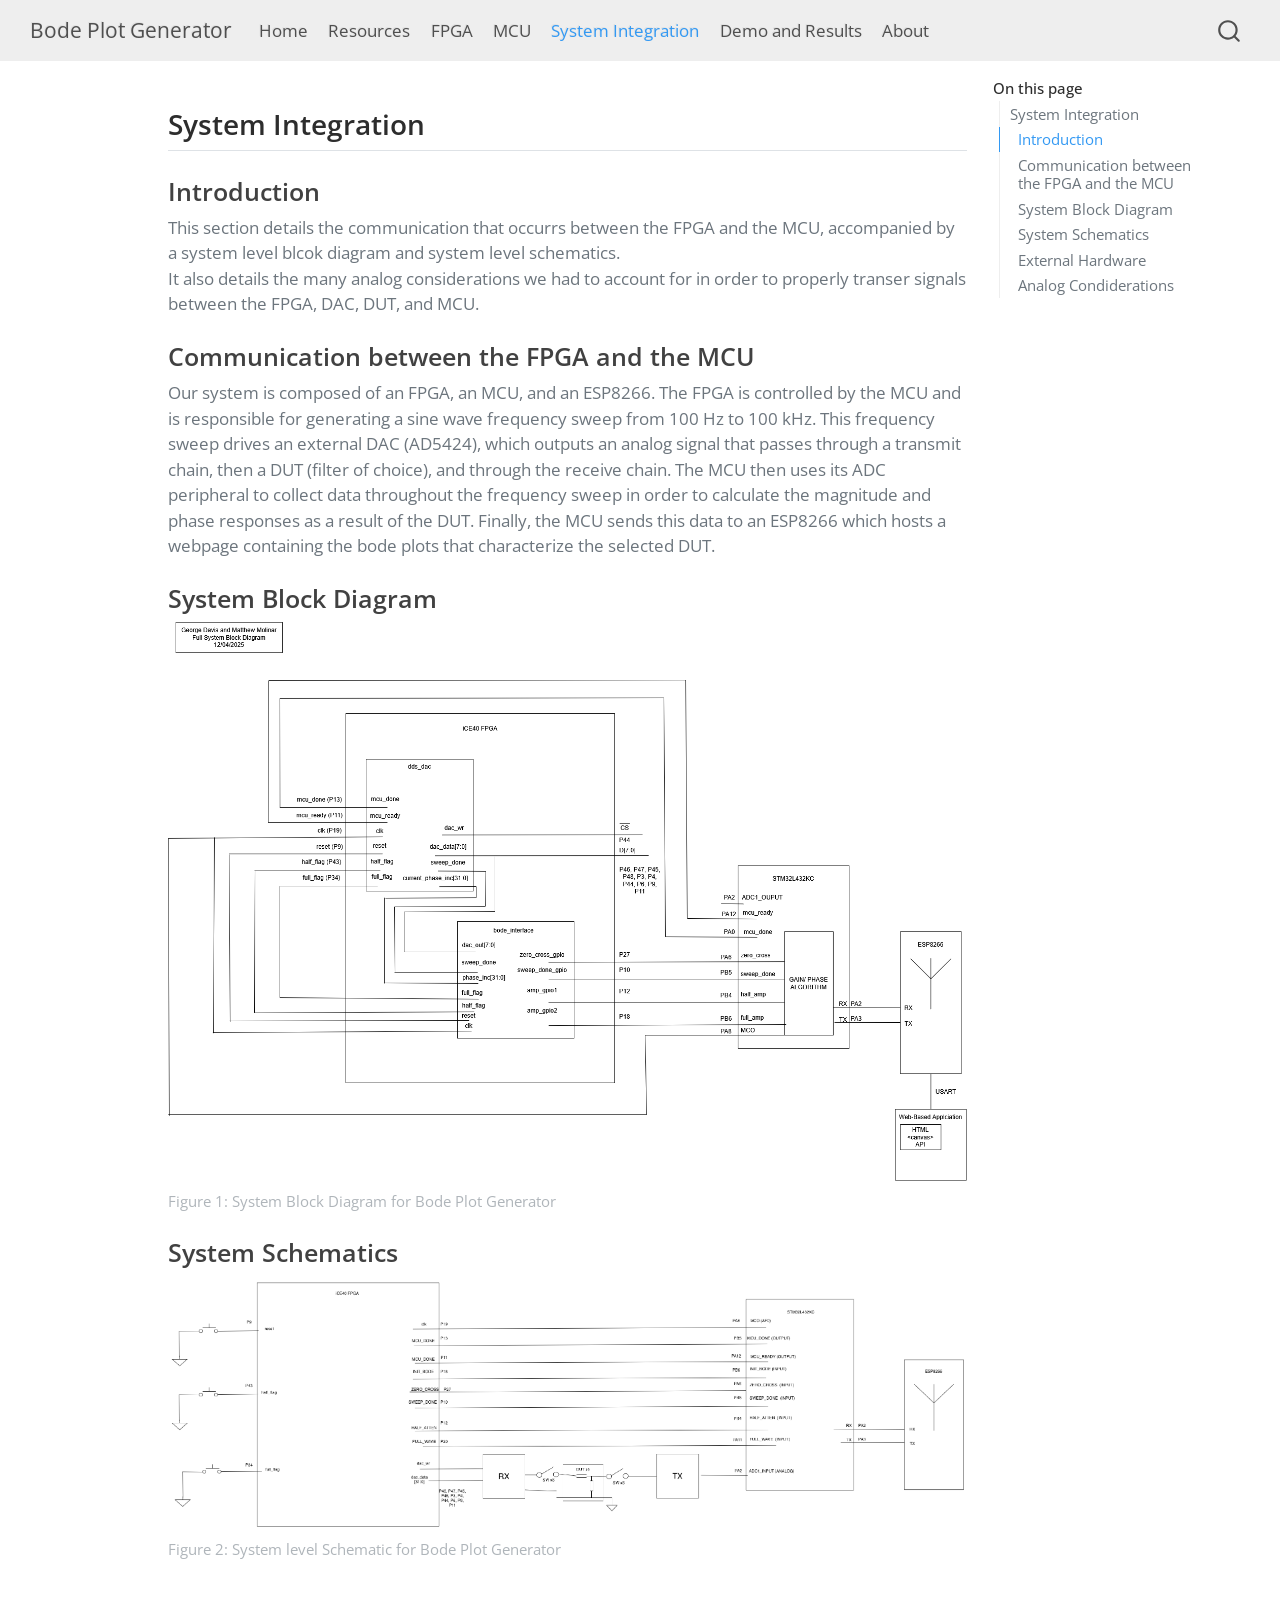
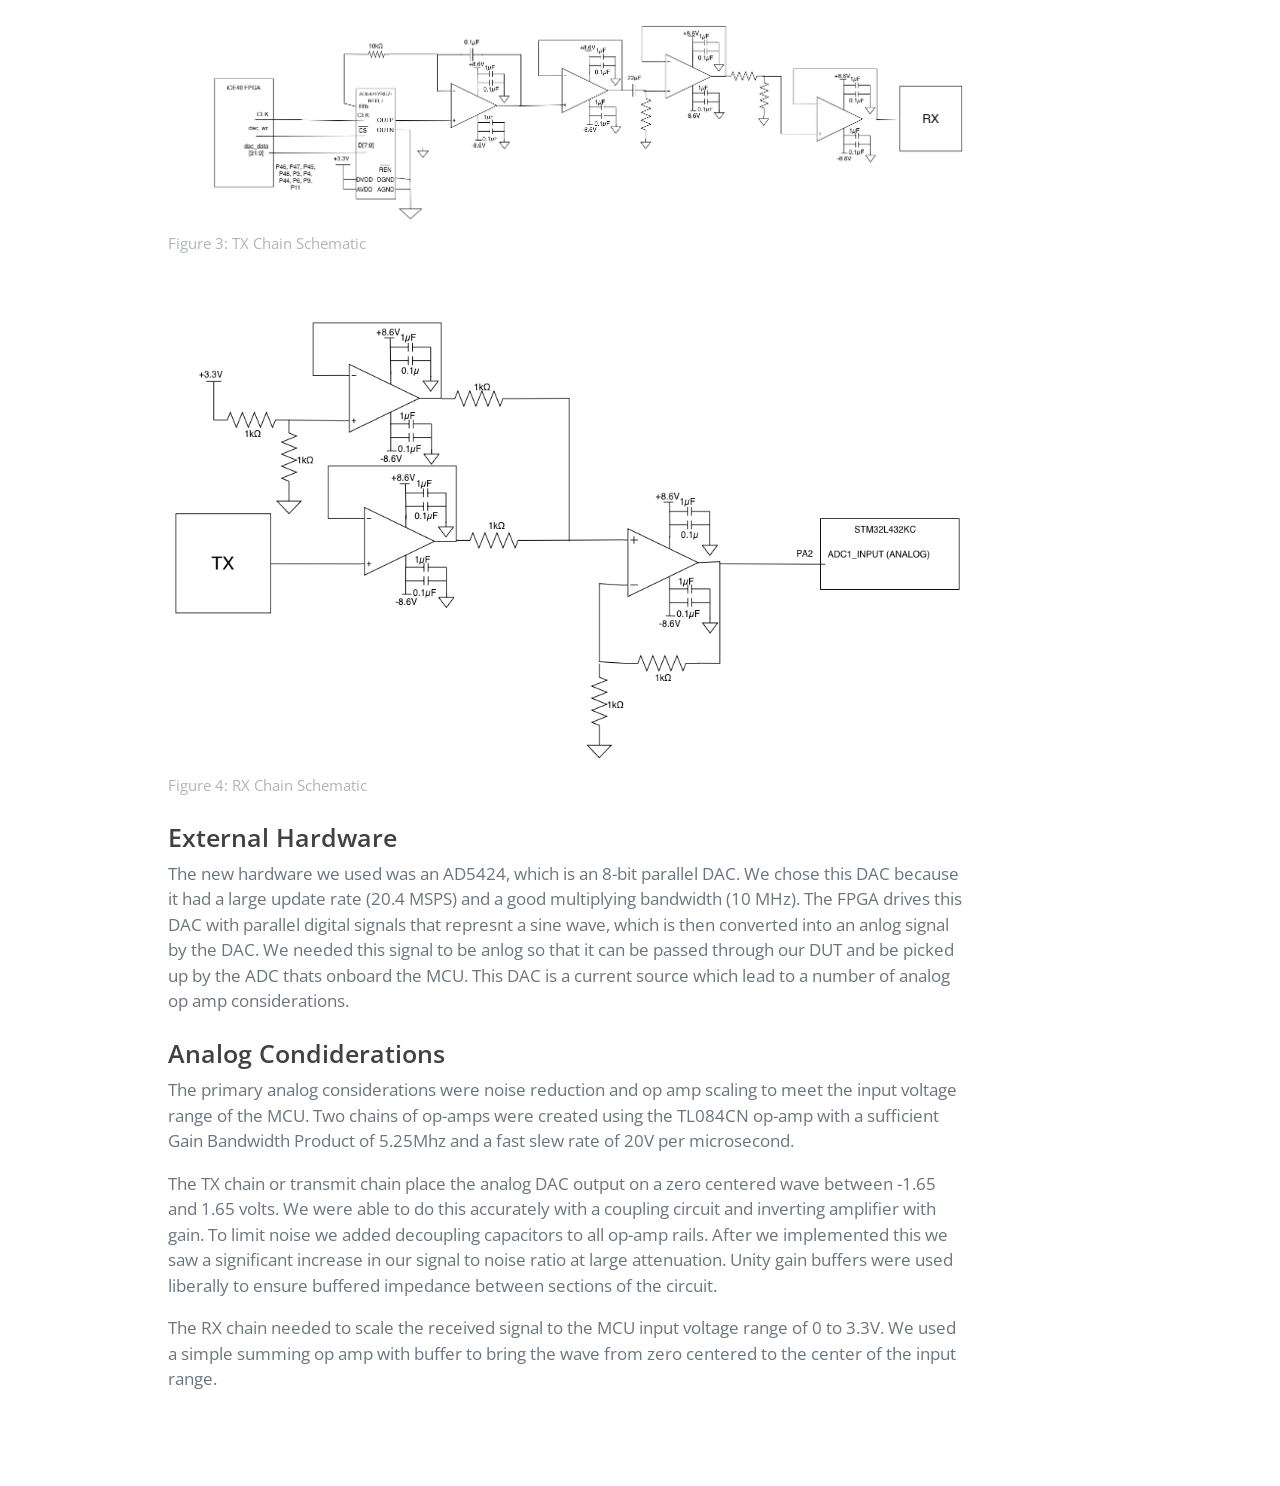
<file: system.html>
<!DOCTYPE html>
<html xmlns="http://www.w3.org/1999/xhtml" lang="en" xml:lang="en"><head>

<meta charset="utf-8">
<meta name="generator" content="quarto-1.7.33">

<meta name="viewport" content="width=device-width, initial-scale=1.0, user-scalable=yes">


<title>system – Bode Plot Generator</title>
<style>
code{white-space: pre-wrap;}
span.smallcaps{font-variant: small-caps;}
div.columns{display: flex; gap: min(4vw, 1.5em);}
div.column{flex: auto; overflow-x: auto;}
div.hanging-indent{margin-left: 1.5em; text-indent: -1.5em;}
ul.task-list{list-style: none;}
ul.task-list li input[type="checkbox"] {
  width: 0.8em;
  margin: 0 0.8em 0.2em -1em; /* quarto-specific, see https://github.com/quarto-dev/quarto-cli/issues/4556 */ 
  vertical-align: middle;
}
</style>


<script src="site_libs/quarto-nav/quarto-nav.js"></script>
<script src="site_libs/quarto-nav/headroom.min.js"></script>
<script src="site_libs/clipboard/clipboard.min.js"></script>
<script src="site_libs/quarto-search/autocomplete.umd.js"></script>
<script src="site_libs/quarto-search/fuse.min.js"></script>
<script src="site_libs/quarto-search/quarto-search.js"></script>
<meta name="quarto:offset" content="./">
<script src="site_libs/quarto-html/quarto.js" type="module"></script>
<script src="site_libs/quarto-html/tabsets/tabsets.js" type="module"></script>
<script src="site_libs/quarto-html/popper.min.js"></script>
<script src="site_libs/quarto-html/tippy.umd.min.js"></script>
<script src="site_libs/quarto-html/anchor.min.js"></script>
<link href="site_libs/quarto-html/tippy.css" rel="stylesheet">
<link href="site_libs/quarto-html/quarto-syntax-highlighting-ea385d0e468b0dd5ea5bf0780b1290d9.css" rel="stylesheet" id="quarto-text-highlighting-styles">
<script src="site_libs/bootstrap/bootstrap.min.js"></script>
<link href="site_libs/bootstrap/bootstrap-icons.css" rel="stylesheet">
<link href="site_libs/bootstrap/bootstrap-35fd0a5f43bb2600a33a7e8521cd9424.min.css" rel="stylesheet" append-hash="true" id="quarto-bootstrap" data-mode="light">
<script id="quarto-search-options" type="application/json">{
  "location": "navbar",
  "copy-button": false,
  "collapse-after": 3,
  "panel-placement": "end",
  "type": "overlay",
  "limit": 50,
  "keyboard-shortcut": [
    "f",
    "/",
    "s"
  ],
  "show-item-context": false,
  "language": {
    "search-no-results-text": "No results",
    "search-matching-documents-text": "matching documents",
    "search-copy-link-title": "Copy link to search",
    "search-hide-matches-text": "Hide additional matches",
    "search-more-match-text": "more match in this document",
    "search-more-matches-text": "more matches in this document",
    "search-clear-button-title": "Clear",
    "search-text-placeholder": "",
    "search-detached-cancel-button-title": "Cancel",
    "search-submit-button-title": "Submit",
    "search-label": "Search"
  }
}</script>


<link rel="stylesheet" href="styles.css">
</head>

<body class="nav-fixed quarto-light">

<div id="quarto-search-results"></div>
  <header id="quarto-header" class="headroom fixed-top">
    <nav class="navbar navbar-expand-lg " data-bs-theme="dark">
      <div class="navbar-container container-fluid">
      <div class="navbar-brand-container mx-auto">
    <a class="navbar-brand" href="./index.html">
    <span class="navbar-title">Bode Plot Generator</span>
    </a>
  </div>
            <div id="quarto-search" class="" title="Search"></div>
          <button class="navbar-toggler" type="button" data-bs-toggle="collapse" data-bs-target="#navbarCollapse" aria-controls="navbarCollapse" role="menu" aria-expanded="false" aria-label="Toggle navigation" onclick="if (window.quartoToggleHeadroom) { window.quartoToggleHeadroom(); }">
  <span class="navbar-toggler-icon"></span>
</button>
          <div class="collapse navbar-collapse" id="navbarCollapse">
            <ul class="navbar-nav navbar-nav-scroll me-auto">
  <li class="nav-item">
    <a class="nav-link" href="./index.html"> 
<span class="menu-text">Home</span></a>
  </li>  
  <li class="nav-item">
    <a class="nav-link" href="./resources.html"> 
<span class="menu-text">Resources</span></a>
  </li>  
  <li class="nav-item">
    <a class="nav-link" href="./fpga.html"> 
<span class="menu-text">FPGA</span></a>
  </li>  
  <li class="nav-item">
    <a class="nav-link" href="./mcu.html"> 
<span class="menu-text">MCU</span></a>
  </li>  
  <li class="nav-item">
    <a class="nav-link active" href="./system.html" aria-current="page"> 
<span class="menu-text">System Integration</span></a>
  </li>  
  <li class="nav-item">
    <a class="nav-link" href="./demo.html"> 
<span class="menu-text">Demo and Results</span></a>
  </li>  
  <li class="nav-item">
    <a class="nav-link" href="./about.html"> 
<span class="menu-text">About</span></a>
  </li>  
</ul>
          </div> <!-- /navcollapse -->
            <div class="quarto-navbar-tools">
</div>
      </div> <!-- /container-fluid -->
    </nav>
</header>
<!-- content -->
<div id="quarto-content" class="quarto-container page-columns page-rows-contents page-layout-article page-navbar">
<!-- sidebar -->
<!-- margin-sidebar -->
    <div id="quarto-margin-sidebar" class="sidebar margin-sidebar">
        <nav id="TOC" role="doc-toc" class="toc-active">
    <h2 id="toc-title">On this page</h2>
   
  <ul>
  <li><a href="#system-integration" id="toc-system-integration" class="nav-link active" data-scroll-target="#system-integration">System Integration</a>
  <ul class="collapse">
  <li><a href="#introduction" id="toc-introduction" class="nav-link" data-scroll-target="#introduction">Introduction</a></li>
  <li><a href="#communication-between-the-fpga-and-the-mcu" id="toc-communication-between-the-fpga-and-the-mcu" class="nav-link" data-scroll-target="#communication-between-the-fpga-and-the-mcu">Communication between the FPGA and the MCU</a></li>
  <li><a href="#system-block-diagram" id="toc-system-block-diagram" class="nav-link" data-scroll-target="#system-block-diagram">System Block Diagram</a></li>
  <li><a href="#system-schematics" id="toc-system-schematics" class="nav-link" data-scroll-target="#system-schematics">System Schematics</a></li>
  <li><a href="#external-hardware" id="toc-external-hardware" class="nav-link" data-scroll-target="#external-hardware">External Hardware</a></li>
  <li><a href="#analog-condiderations" id="toc-analog-condiderations" class="nav-link" data-scroll-target="#analog-condiderations">Analog Condiderations</a></li>
  </ul></li>
  </ul>
</nav>
    </div>
<!-- main -->
<main class="content" id="quarto-document-content"><header id="title-block-header" class="quarto-title-block"></header>




<section id="system-integration" class="level2">
<h2 class="anchored" data-anchor-id="system-integration">System Integration</h2>
<section id="introduction" class="level3">
<h3 class="anchored" data-anchor-id="introduction">Introduction</h3>
<p>This section details the communication that occurrs between the FPGA and the MCU, accompanied by a system level blcok diagram and system level schematics.<br>
It also details the many analog considerations we had to account for in order to properly transer signals between the FPGA, DAC, DUT, and MCU.</p>
</section>
<section id="communication-between-the-fpga-and-the-mcu" class="level3">
<h3 class="anchored" data-anchor-id="communication-between-the-fpga-and-the-mcu">Communication between the FPGA and the MCU</h3>
<p>Our system is composed of an FPGA, an MCU, and an ESP8266. The FPGA is controlled by the MCU and is responsible for generating a sine wave frequency sweep from 100 Hz to 100 kHz. This frequency sweep drives an external DAC (AD5424), which outputs an analog signal that passes through a transmit chain, then a DUT (filter of choice), and through the receive chain. The MCU then uses its ADC peripheral to collect data throughout the frequency sweep in order to calculate the magnitude and phase responses as a result of the DUT. Finally, the MCU sends this data to an ESP8266 which hosts a webpage containing the bode plots that characterize the selected DUT.</p>
</section>
<section id="system-block-diagram" class="level3">
<h3 class="anchored" data-anchor-id="system-block-diagram">System Block Diagram</h3>
<div class="quarto-figure quarto-figure-center">
<figure class="figure">
<p><img src="images/BPG_block_diagram.png" class="img-fluid figure-img"></p>
<figcaption>Figure 1: System Block Diagram for Bode Plot Generator</figcaption>
</figure>
</div>
</section>
<section id="system-schematics" class="level3">
<h3 class="anchored" data-anchor-id="system-schematics">System Schematics</h3>
<div class="quarto-figure quarto-figure-center">
<figure class="figure">
<p><img src="images/bpg_schem.png" class="img-fluid figure-img"></p>
<figcaption>Figure 2: System level Schematic for Bode Plot Generator</figcaption>
</figure>
</div>
<p><br></p>
<div class="quarto-figure quarto-figure-center">
<figure class="figure">
<p><img src="images/tx_schem.png" class="img-fluid figure-img"></p>
<figcaption>Figure 3: TX Chain Schematic</figcaption>
</figure>
</div>
<p><br></p>
<div class="quarto-figure quarto-figure-center">
<figure class="figure">
<p><img src="images/rx_schem.png" class="img-fluid figure-img"></p>
<figcaption>Figure 4: RX Chain Schematic</figcaption>
</figure>
</div>
</section>
<section id="external-hardware" class="level3">
<h3 class="anchored" data-anchor-id="external-hardware">External Hardware</h3>
<p>The new hardware we used was an AD5424, which is an 8-bit parallel DAC. We chose this DAC because it had a large update rate (20.4 MSPS) and a good multiplying bandwidth (10 MHz). The FPGA drives this DAC with parallel digital signals that represnt a sine wave, which is then converted into an anlog signal by the DAC. We needed this signal to be anlog so that it can be passed through our DUT and be picked up by the ADC thats onboard the MCU. This DAC is a current source which lead to a number of analog op amp considerations.</p>
</section>
<section id="analog-condiderations" class="level3">
<h3 class="anchored" data-anchor-id="analog-condiderations">Analog Condiderations</h3>
<p>The primary analog considerations were noise reduction and op amp scaling to meet the input voltage range of the MCU. Two chains of op-amps were created using the TL084CN op-amp with a sufficient Gain Bandwidth Product of 5.25Mhz and a fast slew rate of 20V per microsecond.</p>
<p>The TX chain or transmit chain place the analog DAC output on a zero centered wave between -1.65 and 1.65 volts. We were able to do this accurately with a coupling circuit and inverting amplifier with gain. To limit noise we added decoupling capacitors to all op-amp rails. After we implemented this we saw a significant increase in our signal to noise ratio at large attenuation. Unity gain buffers were used liberally to ensure buffered impedance between sections of the circuit.</p>
<p>The RX chain needed to scale the received signal to the MCU input voltage range of 0 to 3.3V. We used a simple summing op amp with buffer to bring the wave from zero centered to the center of the input range.</p>


</section>
</section>

</main> <!-- /main -->
<script id="quarto-html-after-body" type="application/javascript">
  window.document.addEventListener("DOMContentLoaded", function (event) {
    const icon = "";
    const anchorJS = new window.AnchorJS();
    anchorJS.options = {
      placement: 'right',
      icon: icon
    };
    anchorJS.add('.anchored');
    const isCodeAnnotation = (el) => {
      for (const clz of el.classList) {
        if (clz.startsWith('code-annotation-')) {                     
          return true;
        }
      }
      return false;
    }
    const onCopySuccess = function(e) {
      // button target
      const button = e.trigger;
      // don't keep focus
      button.blur();
      // flash "checked"
      button.classList.add('code-copy-button-checked');
      var currentTitle = button.getAttribute("title");
      button.setAttribute("title", "Copied!");
      let tooltip;
      if (window.bootstrap) {
        button.setAttribute("data-bs-toggle", "tooltip");
        button.setAttribute("data-bs-placement", "left");
        button.setAttribute("data-bs-title", "Copied!");
        tooltip = new bootstrap.Tooltip(button, 
          { trigger: "manual", 
            customClass: "code-copy-button-tooltip",
            offset: [0, -8]});
        tooltip.show();    
      }
      setTimeout(function() {
        if (tooltip) {
          tooltip.hide();
          button.removeAttribute("data-bs-title");
          button.removeAttribute("data-bs-toggle");
          button.removeAttribute("data-bs-placement");
        }
        button.setAttribute("title", currentTitle);
        button.classList.remove('code-copy-button-checked');
      }, 1000);
      // clear code selection
      e.clearSelection();
    }
    const getTextToCopy = function(trigger) {
        const codeEl = trigger.previousElementSibling.cloneNode(true);
        for (const childEl of codeEl.children) {
          if (isCodeAnnotation(childEl)) {
            childEl.remove();
          }
        }
        return codeEl.innerText;
    }
    const clipboard = new window.ClipboardJS('.code-copy-button:not([data-in-quarto-modal])', {
      text: getTextToCopy
    });
    clipboard.on('success', onCopySuccess);
    if (window.document.getElementById('quarto-embedded-source-code-modal')) {
      const clipboardModal = new window.ClipboardJS('.code-copy-button[data-in-quarto-modal]', {
        text: getTextToCopy,
        container: window.document.getElementById('quarto-embedded-source-code-modal')
      });
      clipboardModal.on('success', onCopySuccess);
    }
      var localhostRegex = new RegExp(/^(?:http|https):\/\/localhost\:?[0-9]*\//);
      var mailtoRegex = new RegExp(/^mailto:/);
        var filterRegex = new RegExp("https:\/\/matt-molinar\.github\.io\/bode-plot-website\/");
      var isInternal = (href) => {
          return filterRegex.test(href) || localhostRegex.test(href) || mailtoRegex.test(href);
      }
      // Inspect non-navigation links and adorn them if external
     var links = window.document.querySelectorAll('a[href]:not(.nav-link):not(.navbar-brand):not(.toc-action):not(.sidebar-link):not(.sidebar-item-toggle):not(.pagination-link):not(.no-external):not([aria-hidden]):not(.dropdown-item):not(.quarto-navigation-tool):not(.about-link)');
      for (var i=0; i<links.length; i++) {
        const link = links[i];
        if (!isInternal(link.href)) {
          // undo the damage that might have been done by quarto-nav.js in the case of
          // links that we want to consider external
          if (link.dataset.originalHref !== undefined) {
            link.href = link.dataset.originalHref;
          }
        }
      }
    function tippyHover(el, contentFn, onTriggerFn, onUntriggerFn) {
      const config = {
        allowHTML: true,
        maxWidth: 500,
        delay: 100,
        arrow: false,
        appendTo: function(el) {
            return el.parentElement;
        },
        interactive: true,
        interactiveBorder: 10,
        theme: 'quarto',
        placement: 'bottom-start',
      };
      if (contentFn) {
        config.content = contentFn;
      }
      if (onTriggerFn) {
        config.onTrigger = onTriggerFn;
      }
      if (onUntriggerFn) {
        config.onUntrigger = onUntriggerFn;
      }
      window.tippy(el, config); 
    }
    const noterefs = window.document.querySelectorAll('a[role="doc-noteref"]');
    for (var i=0; i<noterefs.length; i++) {
      const ref = noterefs[i];
      tippyHover(ref, function() {
        // use id or data attribute instead here
        let href = ref.getAttribute('data-footnote-href') || ref.getAttribute('href');
        try { href = new URL(href).hash; } catch {}
        const id = href.replace(/^#\/?/, "");
        const note = window.document.getElementById(id);
        if (note) {
          return note.innerHTML;
        } else {
          return "";
        }
      });
    }
    const xrefs = window.document.querySelectorAll('a.quarto-xref');
    const processXRef = (id, note) => {
      // Strip column container classes
      const stripColumnClz = (el) => {
        el.classList.remove("page-full", "page-columns");
        if (el.children) {
          for (const child of el.children) {
            stripColumnClz(child);
          }
        }
      }
      stripColumnClz(note)
      if (id === null || id.startsWith('sec-')) {
        // Special case sections, only their first couple elements
        const container = document.createElement("div");
        if (note.children && note.children.length > 2) {
          container.appendChild(note.children[0].cloneNode(true));
          for (let i = 1; i < note.children.length; i++) {
            const child = note.children[i];
            if (child.tagName === "P" && child.innerText === "") {
              continue;
            } else {
              container.appendChild(child.cloneNode(true));
              break;
            }
          }
          if (window.Quarto?.typesetMath) {
            window.Quarto.typesetMath(container);
          }
          return container.innerHTML
        } else {
          if (window.Quarto?.typesetMath) {
            window.Quarto.typesetMath(note);
          }
          return note.innerHTML;
        }
      } else {
        // Remove any anchor links if they are present
        const anchorLink = note.querySelector('a.anchorjs-link');
        if (anchorLink) {
          anchorLink.remove();
        }
        if (window.Quarto?.typesetMath) {
          window.Quarto.typesetMath(note);
        }
        if (note.classList.contains("callout")) {
          return note.outerHTML;
        } else {
          return note.innerHTML;
        }
      }
    }
    for (var i=0; i<xrefs.length; i++) {
      const xref = xrefs[i];
      tippyHover(xref, undefined, function(instance) {
        instance.disable();
        let url = xref.getAttribute('href');
        let hash = undefined; 
        if (url.startsWith('#')) {
          hash = url;
        } else {
          try { hash = new URL(url).hash; } catch {}
        }
        if (hash) {
          const id = hash.replace(/^#\/?/, "");
          const note = window.document.getElementById(id);
          if (note !== null) {
            try {
              const html = processXRef(id, note.cloneNode(true));
              instance.setContent(html);
            } finally {
              instance.enable();
              instance.show();
            }
          } else {
            // See if we can fetch this
            fetch(url.split('#')[0])
            .then(res => res.text())
            .then(html => {
              const parser = new DOMParser();
              const htmlDoc = parser.parseFromString(html, "text/html");
              const note = htmlDoc.getElementById(id);
              if (note !== null) {
                const html = processXRef(id, note);
                instance.setContent(html);
              } 
            }).finally(() => {
              instance.enable();
              instance.show();
            });
          }
        } else {
          // See if we can fetch a full url (with no hash to target)
          // This is a special case and we should probably do some content thinning / targeting
          fetch(url)
          .then(res => res.text())
          .then(html => {
            const parser = new DOMParser();
            const htmlDoc = parser.parseFromString(html, "text/html");
            const note = htmlDoc.querySelector('main.content');
            if (note !== null) {
              // This should only happen for chapter cross references
              // (since there is no id in the URL)
              // remove the first header
              if (note.children.length > 0 && note.children[0].tagName === "HEADER") {
                note.children[0].remove();
              }
              const html = processXRef(null, note);
              instance.setContent(html);
            } 
          }).finally(() => {
            instance.enable();
            instance.show();
          });
        }
      }, function(instance) {
      });
    }
        let selectedAnnoteEl;
        const selectorForAnnotation = ( cell, annotation) => {
          let cellAttr = 'data-code-cell="' + cell + '"';
          let lineAttr = 'data-code-annotation="' +  annotation + '"';
          const selector = 'span[' + cellAttr + '][' + lineAttr + ']';
          return selector;
        }
        const selectCodeLines = (annoteEl) => {
          const doc = window.document;
          const targetCell = annoteEl.getAttribute("data-target-cell");
          const targetAnnotation = annoteEl.getAttribute("data-target-annotation");
          const annoteSpan = window.document.querySelector(selectorForAnnotation(targetCell, targetAnnotation));
          const lines = annoteSpan.getAttribute("data-code-lines").split(",");
          const lineIds = lines.map((line) => {
            return targetCell + "-" + line;
          })
          let top = null;
          let height = null;
          let parent = null;
          if (lineIds.length > 0) {
              //compute the position of the single el (top and bottom and make a div)
              const el = window.document.getElementById(lineIds[0]);
              top = el.offsetTop;
              height = el.offsetHeight;
              parent = el.parentElement.parentElement;
            if (lineIds.length > 1) {
              const lastEl = window.document.getElementById(lineIds[lineIds.length - 1]);
              const bottom = lastEl.offsetTop + lastEl.offsetHeight;
              height = bottom - top;
            }
            if (top !== null && height !== null && parent !== null) {
              // cook up a div (if necessary) and position it 
              let div = window.document.getElementById("code-annotation-line-highlight");
              if (div === null) {
                div = window.document.createElement("div");
                div.setAttribute("id", "code-annotation-line-highlight");
                div.style.position = 'absolute';
                parent.appendChild(div);
              }
              div.style.top = top - 2 + "px";
              div.style.height = height + 4 + "px";
              div.style.left = 0;
              let gutterDiv = window.document.getElementById("code-annotation-line-highlight-gutter");
              if (gutterDiv === null) {
                gutterDiv = window.document.createElement("div");
                gutterDiv.setAttribute("id", "code-annotation-line-highlight-gutter");
                gutterDiv.style.position = 'absolute';
                const codeCell = window.document.getElementById(targetCell);
                const gutter = codeCell.querySelector('.code-annotation-gutter');
                gutter.appendChild(gutterDiv);
              }
              gutterDiv.style.top = top - 2 + "px";
              gutterDiv.style.height = height + 4 + "px";
            }
            selectedAnnoteEl = annoteEl;
          }
        };
        const unselectCodeLines = () => {
          const elementsIds = ["code-annotation-line-highlight", "code-annotation-line-highlight-gutter"];
          elementsIds.forEach((elId) => {
            const div = window.document.getElementById(elId);
            if (div) {
              div.remove();
            }
          });
          selectedAnnoteEl = undefined;
        };
          // Handle positioning of the toggle
      window.addEventListener(
        "resize",
        throttle(() => {
          elRect = undefined;
          if (selectedAnnoteEl) {
            selectCodeLines(selectedAnnoteEl);
          }
        }, 10)
      );
      function throttle(fn, ms) {
      let throttle = false;
      let timer;
        return (...args) => {
          if(!throttle) { // first call gets through
              fn.apply(this, args);
              throttle = true;
          } else { // all the others get throttled
              if(timer) clearTimeout(timer); // cancel #2
              timer = setTimeout(() => {
                fn.apply(this, args);
                timer = throttle = false;
              }, ms);
          }
        };
      }
        // Attach click handler to the DT
        const annoteDls = window.document.querySelectorAll('dt[data-target-cell]');
        for (const annoteDlNode of annoteDls) {
          annoteDlNode.addEventListener('click', (event) => {
            const clickedEl = event.target;
            if (clickedEl !== selectedAnnoteEl) {
              unselectCodeLines();
              const activeEl = window.document.querySelector('dt[data-target-cell].code-annotation-active');
              if (activeEl) {
                activeEl.classList.remove('code-annotation-active');
              }
              selectCodeLines(clickedEl);
              clickedEl.classList.add('code-annotation-active');
            } else {
              // Unselect the line
              unselectCodeLines();
              clickedEl.classList.remove('code-annotation-active');
            }
          });
        }
    const findCites = (el) => {
      const parentEl = el.parentElement;
      if (parentEl) {
        const cites = parentEl.dataset.cites;
        if (cites) {
          return {
            el,
            cites: cites.split(' ')
          };
        } else {
          return findCites(el.parentElement)
        }
      } else {
        return undefined;
      }
    };
    var bibliorefs = window.document.querySelectorAll('a[role="doc-biblioref"]');
    for (var i=0; i<bibliorefs.length; i++) {
      const ref = bibliorefs[i];
      const citeInfo = findCites(ref);
      if (citeInfo) {
        tippyHover(citeInfo.el, function() {
          var popup = window.document.createElement('div');
          citeInfo.cites.forEach(function(cite) {
            var citeDiv = window.document.createElement('div');
            citeDiv.classList.add('hanging-indent');
            citeDiv.classList.add('csl-entry');
            var biblioDiv = window.document.getElementById('ref-' + cite);
            if (biblioDiv) {
              citeDiv.innerHTML = biblioDiv.innerHTML;
            }
            popup.appendChild(citeDiv);
          });
          return popup.innerHTML;
        });
      }
    }
  });
  </script>
</div> <!-- /content -->




</body></html>
</file>
<file: site_libs/quarto-html/tippy.css>
.tippy-box[data-animation=fade][data-state=hidden]{opacity:0}[data-tippy-root]{max-width:calc(100vw - 10px)}.tippy-box{position:relative;background-color:#333;color:#fff;border-radius:4px;font-size:14px;line-height:1.4;white-space:normal;outline:0;transition-property:transform,visibility,opacity}.tippy-box[data-placement^=top]>.tippy-arrow{bottom:0}.tippy-box[data-placement^=top]>.tippy-arrow:before{bottom:-7px;left:0;border-width:8px 8px 0;border-top-color:initial;transform-origin:center top}.tippy-box[data-placement^=bottom]>.tippy-arrow{top:0}.tippy-box[data-placement^=bottom]>.tippy-arrow:before{top:-7px;left:0;border-width:0 8px 8px;border-bottom-color:initial;transform-origin:center bottom}.tippy-box[data-placement^=left]>.tippy-arrow{right:0}.tippy-box[data-placement^=left]>.tippy-arrow:before{border-width:8px 0 8px 8px;border-left-color:initial;right:-7px;transform-origin:center left}.tippy-box[data-placement^=right]>.tippy-arrow{left:0}.tippy-box[data-placement^=right]>.tippy-arrow:before{left:-7px;border-width:8px 8px 8px 0;border-right-color:initial;transform-origin:center right}.tippy-box[data-inertia][data-state=visible]{transition-timing-function:cubic-bezier(.54,1.5,.38,1.11)}.tippy-arrow{width:16px;height:16px;color:#333}.tippy-arrow:before{content:"";position:absolute;border-color:transparent;border-style:solid}.tippy-content{position:relative;padding:5px 9px;z-index:1}
</file>
<file: site_libs/quarto-html/quarto-syntax-highlighting-ea385d0e468b0dd5ea5bf0780b1290d9.css>
/* quarto syntax highlight colors */
:root {
  --quarto-hl-ot-color: #003B4F;
  --quarto-hl-at-color: #657422;
  --quarto-hl-ss-color: #20794D;
  --quarto-hl-an-color: #5E5E5E;
  --quarto-hl-fu-color: #4758AB;
  --quarto-hl-st-color: #20794D;
  --quarto-hl-cf-color: #003B4F;
  --quarto-hl-op-color: #5E5E5E;
  --quarto-hl-er-color: #AD0000;
  --quarto-hl-bn-color: #AD0000;
  --quarto-hl-al-color: #AD0000;
  --quarto-hl-va-color: #111111;
  --quarto-hl-bu-color: inherit;
  --quarto-hl-ex-color: inherit;
  --quarto-hl-pp-color: #AD0000;
  --quarto-hl-in-color: #5E5E5E;
  --quarto-hl-vs-color: #20794D;
  --quarto-hl-wa-color: #5E5E5E;
  --quarto-hl-do-color: #5E5E5E;
  --quarto-hl-im-color: #00769E;
  --quarto-hl-ch-color: #20794D;
  --quarto-hl-dt-color: #AD0000;
  --quarto-hl-fl-color: #AD0000;
  --quarto-hl-co-color: #5E5E5E;
  --quarto-hl-cv-color: #5E5E5E;
  --quarto-hl-cn-color: #8f5902;
  --quarto-hl-sc-color: #5E5E5E;
  --quarto-hl-dv-color: #AD0000;
  --quarto-hl-kw-color: #003B4F;
}

/* other quarto variables */
:root {
  --quarto-font-monospace: SFMono-Regular, Menlo, Monaco, Consolas, "Liberation Mono", "Courier New", monospace;
}

/* syntax highlight based on Pandoc's rules */
pre > code.sourceCode > span {
  color: #003B4F;
}

code.sourceCode > span {
  color: #003B4F;
}

div.sourceCode,
div.sourceCode pre.sourceCode {
  color: #003B4F;
}

/* Normal */
code span {
  color: #003B4F;
}

/* Alert */
code span.al {
  color: #AD0000;
  font-style: inherit;
}

/* Annotation */
code span.an {
  color: #5E5E5E;
  font-style: inherit;
}

/* Attribute */
code span.at {
  color: #657422;
  font-style: inherit;
}

/* BaseN */
code span.bn {
  color: #AD0000;
  font-style: inherit;
}

/* BuiltIn */
code span.bu {
  font-style: inherit;
}

/* ControlFlow */
code span.cf {
  color: #003B4F;
  font-weight: bold;
  font-style: inherit;
}

/* Char */
code span.ch {
  color: #20794D;
  font-style: inherit;
}

/* Constant */
code span.cn {
  color: #8f5902;
  font-style: inherit;
}

/* Comment */
code span.co {
  color: #5E5E5E;
  font-style: inherit;
}

/* CommentVar */
code span.cv {
  color: #5E5E5E;
  font-style: italic;
}

/* Documentation */
code span.do {
  color: #5E5E5E;
  font-style: italic;
}

/* DataType */
code span.dt {
  color: #AD0000;
  font-style: inherit;
}

/* DecVal */
code span.dv {
  color: #AD0000;
  font-style: inherit;
}

/* Error */
code span.er {
  color: #AD0000;
  font-style: inherit;
}

/* Extension */
code span.ex {
  font-style: inherit;
}

/* Float */
code span.fl {
  color: #AD0000;
  font-style: inherit;
}

/* Function */
code span.fu {
  color: #4758AB;
  font-style: inherit;
}

/* Import */
code span.im {
  color: #00769E;
  font-style: inherit;
}

/* Information */
code span.in {
  color: #5E5E5E;
  font-style: inherit;
}

/* Keyword */
code span.kw {
  color: #003B4F;
  font-weight: bold;
  font-style: inherit;
}

/* Operator */
code span.op {
  color: #5E5E5E;
  font-style: inherit;
}

/* Other */
code span.ot {
  color: #003B4F;
  font-style: inherit;
}

/* Preprocessor */
code span.pp {
  color: #AD0000;
  font-style: inherit;
}

/* SpecialChar */
code span.sc {
  color: #5E5E5E;
  font-style: inherit;
}

/* SpecialString */
code span.ss {
  color: #20794D;
  font-style: inherit;
}

/* String */
code span.st {
  color: #20794D;
  font-style: inherit;
}

/* Variable */
code span.va {
  color: #111111;
  font-style: inherit;
}

/* VerbatimString */
code span.vs {
  color: #20794D;
  font-style: inherit;
}

/* Warning */
code span.wa {
  color: #5E5E5E;
  font-style: italic;
}

.prevent-inlining {
  content: "</";
}

/*# sourceMappingURL=538754cbb4183396a2435bcb80637e05.css.map */
</file>
<file: styles.css>
/* css styles */
</file>
